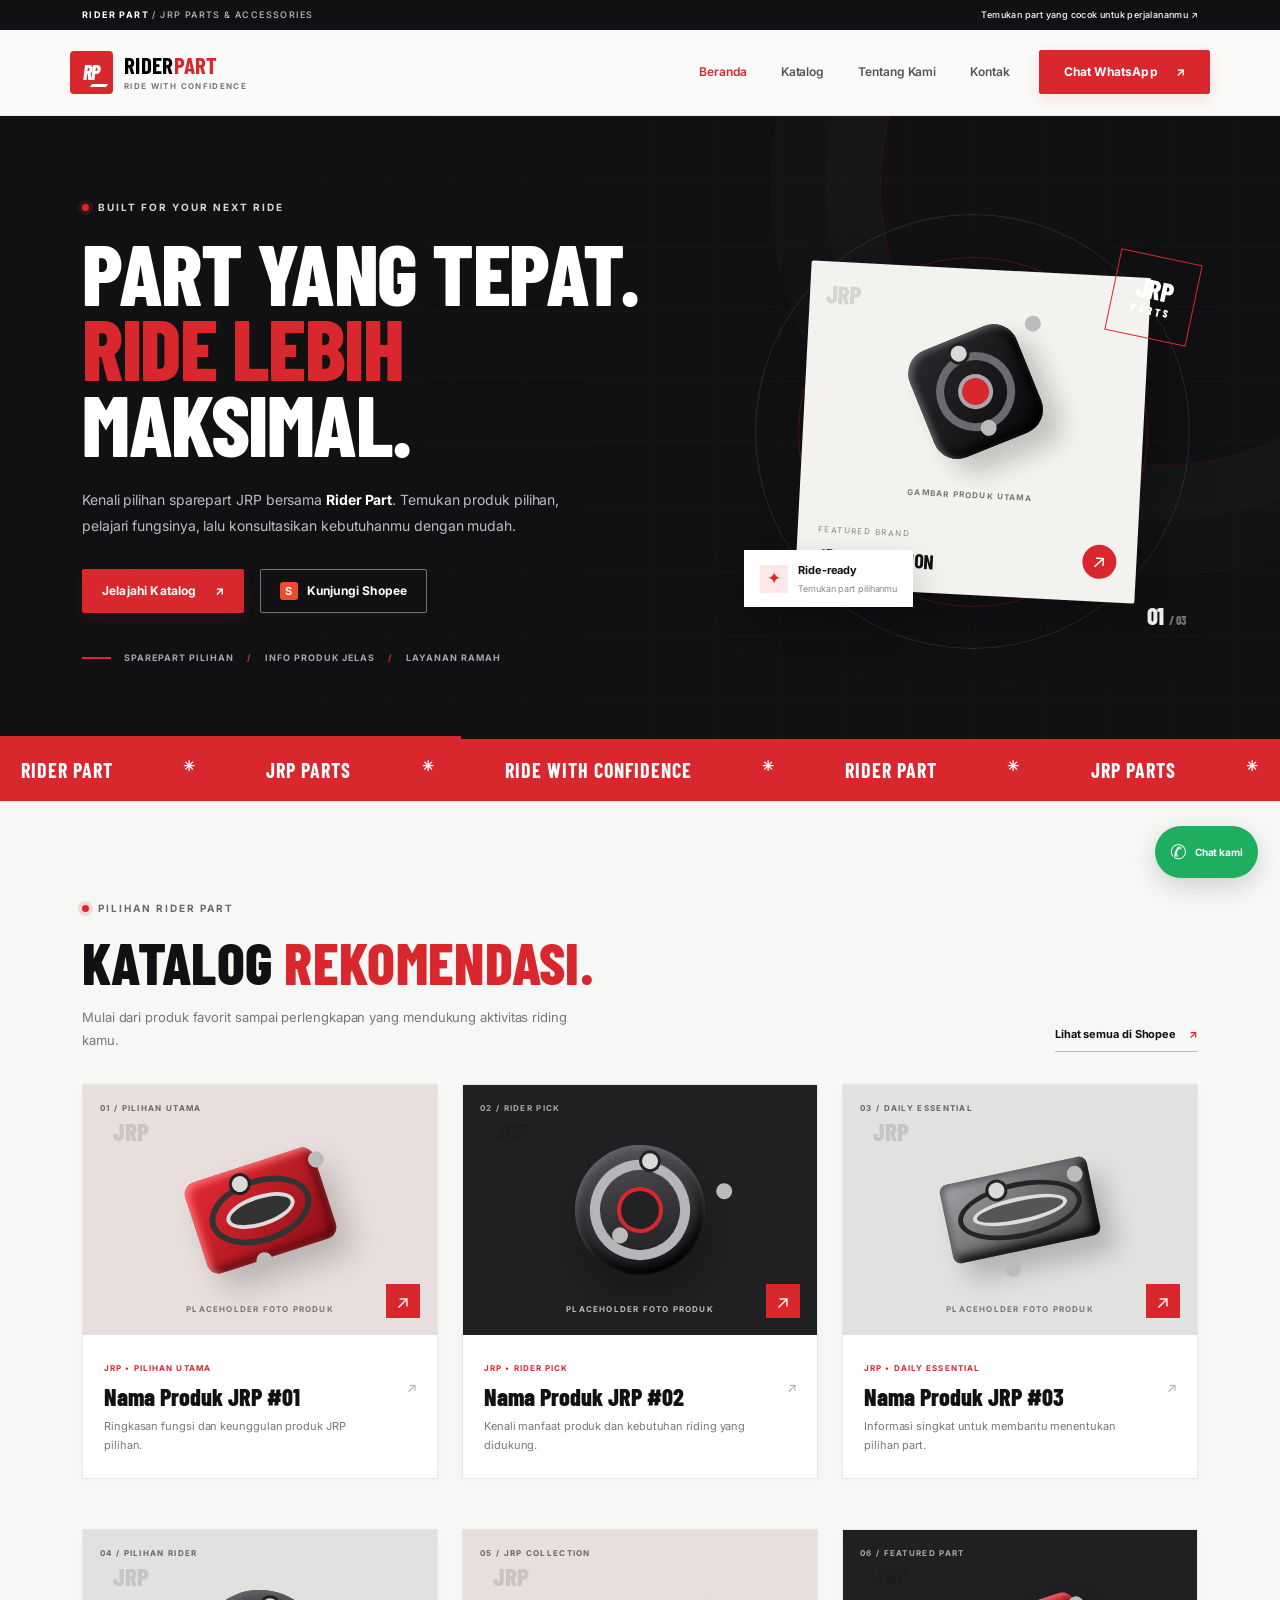
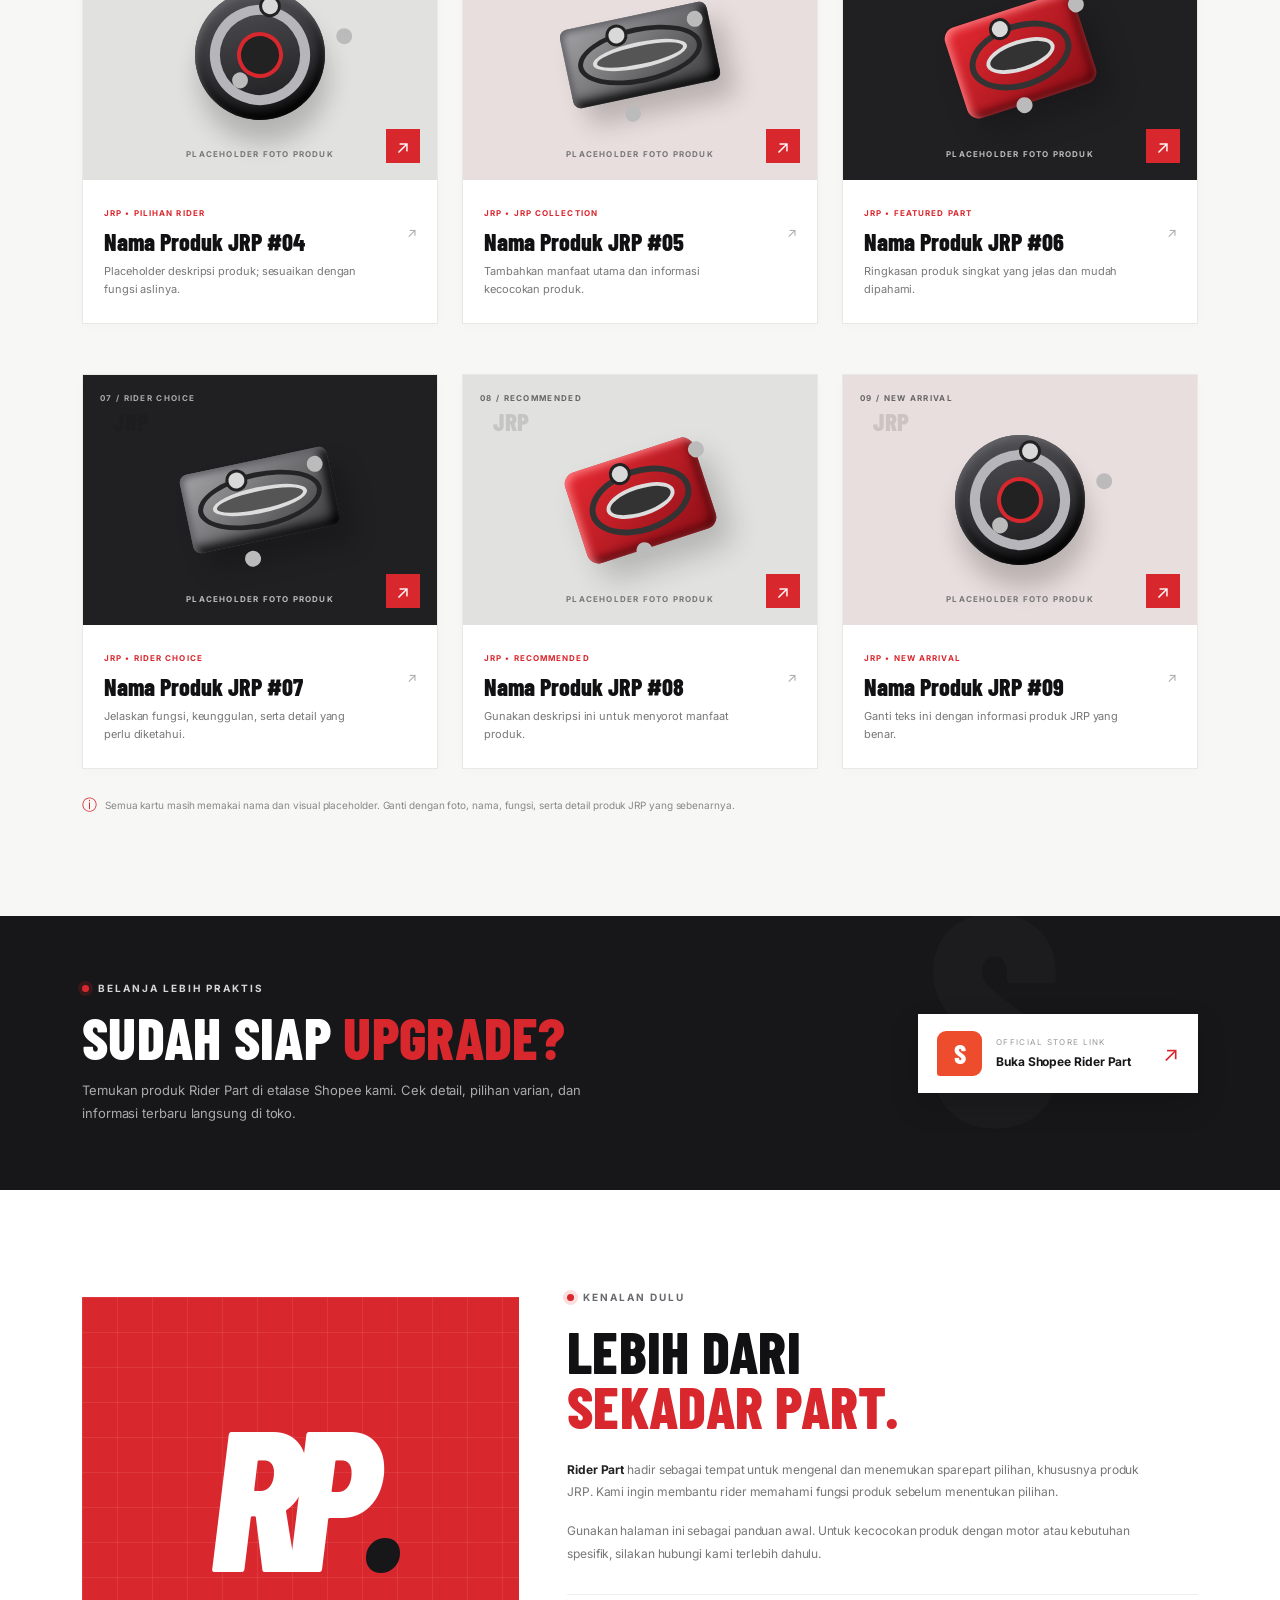
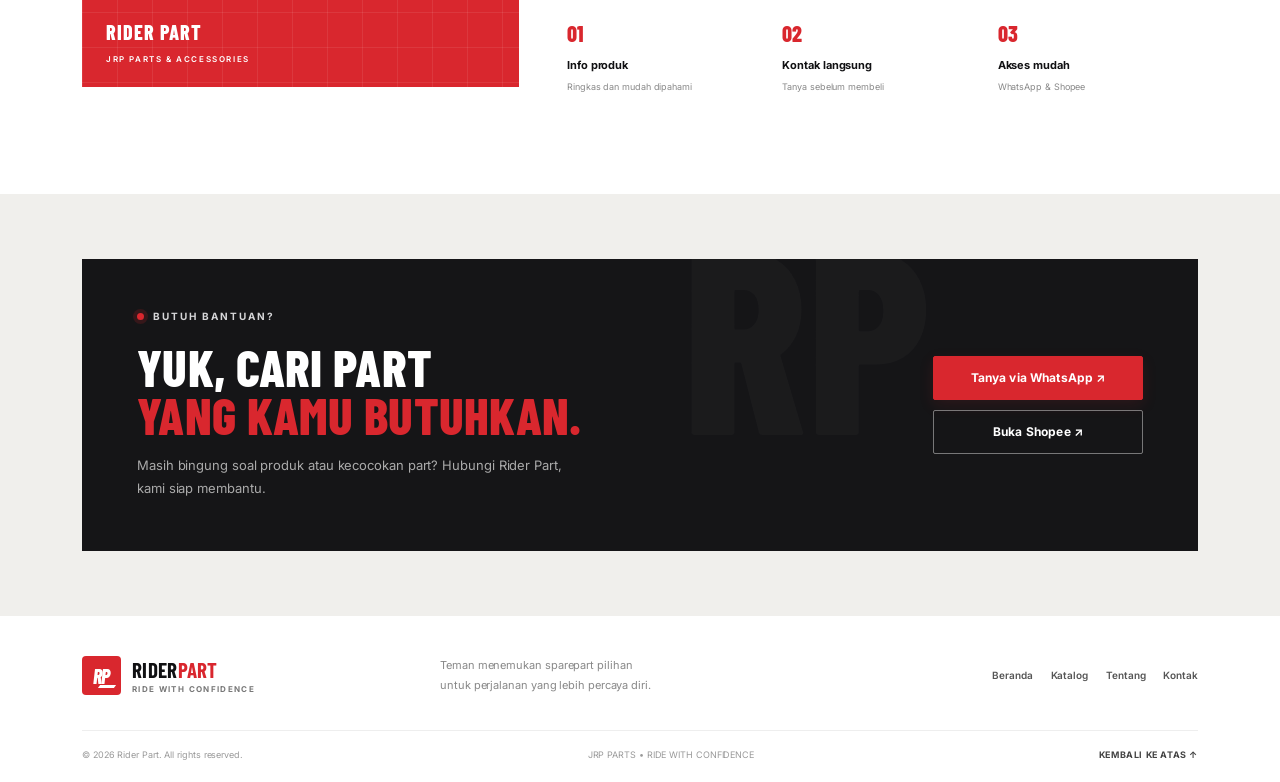
<file: index.html>
<!doctype html>
<html lang="id">
<head>
  <meta charset="utf-8">
  <meta name="viewport" content="width=device-width, initial-scale=1">
  <meta name="description" content="Rider Part — rekomendasi sparepart JRP untuk kebutuhan riding harian. Cek katalog dan hubungi kami via WhatsApp atau Shopee.">
  <title>Rider Part — JRP Parts for Every Ride</title>
  <link rel="preconnect" href="https://fonts.googleapis.com">
  <link rel="preconnect" href="https://fonts.gstatic.com" crossorigin>
  <link href="https://fonts.googleapis.com/css2?family=Barlow+Condensed:wght@500;600;700;800&family=Inter:wght@400;500;600;700&display=swap" rel="stylesheet">
  <link href="https://cdn.jsdelivr.net/npm/bootstrap@5.3.3/dist/css/bootstrap.min.css" rel="stylesheet">
  <link rel="stylesheet" href="style.css">
</head>
<body>
  <div class="topline"><div class="container d-flex justify-content-between gap-3"><span>RIDER PART <span class="topline-muted">/ JRP PARTS & ACCESSORIES</span></span><span class="topline-right">Temukan part yang cocok untuk perjalananmu ↗</span></div></div>
  <header class="site-header sticky-top">
    <nav class="navbar navbar-expand-lg container py-3">
      <a class="navbar-brand brand-lockup" href="#home" aria-label="Rider Part beranda">
        <span class="brand-mark"><span>RP</span><i></i></span>
        <span class="brand-copy"><strong>RIDER<span>PART</span></strong><small>RIDE WITH CONFIDENCE</small></span>
      </a>
      <button class="navbar-toggler" type="button" data-bs-toggle="collapse" data-bs-target="#mainNav" aria-controls="mainNav" aria-expanded="false" aria-label="Buka navigasi"><span class="navbar-toggler-icon"></span></button>
      <div class="collapse navbar-collapse" id="mainNav">
        <ul class="navbar-nav ms-auto align-items-lg-center gap-lg-2">
          <li class="nav-item"><a class="nav-link active" href="#home">Beranda</a></li>
          <li class="nav-item"><a class="nav-link" href="#katalog">Katalog</a></li>
          <li class="nav-item"><a class="nav-link" href="#tentang">Tentang Kami</a></li>
          <li class="nav-item"><a class="nav-link" href="#kontak">Kontak</a></li>
          <li class="nav-item ms-lg-2"><a class="btn btn-red btn-sm px-4" href="https://wa.me/62895412899255" target="_blank" rel="noopener">Chat WhatsApp <span>↗</span></a></li>
        </ul>
      </div>
    </nav>
  </header>

  <main>
    <section class="hero-section" id="home">
      <div class="hero-grid"></div>
      <div class="container position-relative">
        <div class="row align-items-center gy-5">
          <div class="col-lg-7 hero-copy">
            <div class="eyebrow"><span class="eyebrow-dot"></span> BUILT FOR YOUR NEXT RIDE</div>
            <h1>PART YANG TEPAT.<br><span>RIDE LEBIH</span><br>MAKSIMAL.</h1>
            <p class="hero-lead">Kenali pilihan sparepart JRP bersama <strong>Rider Part</strong>. Temukan produk pilihan, pelajari fungsinya, lalu konsultasikan kebutuhanmu dengan mudah.</p>
            <div class="d-flex flex-wrap gap-3 hero-actions">
              <a class="btn btn-red btn-lg" href="#katalog">Jelajahi Katalog <span>↗</span></a>
              <a class="btn btn-outline-light btn-lg" href="https://shopee.co.id/riderparts_" target="_blank" rel="noopener"><span class="shopee-mini">S</span> Kunjungi Shopee</a>
            </div>
            <div class="hero-proof"><div class="proof-line"></div><span>SPAREPART PILIHAN</span><span class="proof-sep">/</span><span>INFO PRODUK JELAS</span><span class="proof-sep">/</span><span>LAYANAN RAMAH</span></div>
          </div>
          <div class="col-lg-5">
            <div class="hero-visual">
              <div class="hero-orbit orbit-one"></div><div class="hero-orbit orbit-two"></div>
              <div class="hero-stamp">JRP<br><small>PARTS</small></div>
              <div class="hero-product-card">
                <div class="product-placeholder hero-placeholder"><span class="placeholder-label">JRP</span><div class="part-shape"><span></span></div><small>GAMBAR PRODUK UTAMA</small></div>
                <div class="hero-card-bottom"><div><small>FEATURED BRAND</small><strong>JRP COLLECTION</strong></div><span class="arrow-round">↗</span></div>
              </div>
              <div class="floating-tag"><span class="tag-icon">✦</span><div><strong>Ride-ready</strong><small>Temukan part pilihanmu</small></div></div>
              <div class="hero-number">01 <span>/ 03</span></div>
            </div>
          </div>
        </div>
      </div>
      <div class="hero-bottom-line"></div>
    </section>

    <section class="ticker" aria-label="Keunggulan Rider Part"><div class="ticker-track"><span>RIDER PART</span><b>✳</b><span>JRP PARTS</span><b>✳</b><span>RIDE WITH CONFIDENCE</span><b>✳</b><span>RIDER PART</span><b>✳</b><span>JRP PARTS</span><b>✳</b></div></section>

    <section class="section-pad catalog-section" id="katalog">
      <div class="container">
        <div class="section-heading d-flex flex-column flex-md-row justify-content-between align-items-md-end gap-3">
          <div><div class="eyebrow dark-eyebrow"><span class="eyebrow-dot"></span> PILIHAN RIDER PART</div><h2>KATALOG <span>REKOMENDASI.</span></h2><p class="section-subtitle">Mulai dari produk favorit sampai perlengkapan yang mendukung aktivitas riding kamu.</p></div>
          <a class="text-link" href="https://shopee.co.id/riderparts_" target="_blank" rel="noopener">Lihat semua di Shopee <span>↗</span></a>
        </div>
        <div class="row g-4 mt-2 catalog-grid">
          <div class="col-sm-6 col-lg-4">
            <a class="product-card" href="produk-1.html">
              <div class="product-image image-red">
                <span class="product-index">01 / PILIHAN UTAMA</span>
                <div class="product-placeholder"><span class="placeholder-label">JRP</span><div class="part-shape shape-a"><span></span></div><small>PLACEHOLDER FOTO PRODUK</small></div>
                <span class="card-arrow">↗</span>
              </div>
              <div class="product-info"><div><span class="product-category">JRP • PILIHAN UTAMA</span><h3>Nama Produk JRP #01</h3></div><span class="product-go">↗</span><p>Ringkasan fungsi dan keunggulan produk JRP pilihan.</p></div>
            </a>
          </div>
          <div class="col-sm-6 col-lg-4">
            <a class="product-card" href="produk-2.html">
              <div class="product-image image-dark">
                <span class="product-index">02 / RIDER PICK</span>
                <div class="product-placeholder"><span class="placeholder-label">JRP</span><div class="part-shape shape-b"><span></span></div><small>PLACEHOLDER FOTO PRODUK</small></div>
                <span class="card-arrow">↗</span>
              </div>
              <div class="product-info"><div><span class="product-category">JRP • RIDER PICK</span><h3>Nama Produk JRP #02</h3></div><span class="product-go">↗</span><p>Kenali manfaat produk dan kebutuhan riding yang didukung.</p></div>
            </a>
          </div>
          <div class="col-sm-6 col-lg-4">
            <a class="product-card" href="produk-3.html">
              <div class="product-image image-light">
                <span class="product-index">03 / DAILY ESSENTIAL</span>
                <div class="product-placeholder"><span class="placeholder-label">JRP</span><div class="part-shape shape-c"><span></span></div><small>PLACEHOLDER FOTO PRODUK</small></div>
                <span class="card-arrow">↗</span>
              </div>
              <div class="product-info"><div><span class="product-category">JRP • DAILY ESSENTIAL</span><h3>Nama Produk JRP #03</h3></div><span class="product-go">↗</span><p>Informasi singkat untuk membantu menentukan pilihan part.</p></div>
            </a>
          </div>
          <div class="col-sm-6 col-lg-4">
            <a class="product-card" href="produk-4.html">
              <div class="product-image image-light">
                <span class="product-index">04 / PILIHAN RIDER</span>
                <div class="product-placeholder"><span class="placeholder-label">JRP</span><div class="part-shape shape-b"><span></span></div><small>PLACEHOLDER FOTO PRODUK</small></div>
                <span class="card-arrow">↗</span>
              </div>
              <div class="product-info"><div><span class="product-category">JRP • PILIHAN RIDER</span><h3>Nama Produk JRP #04</h3></div><span class="product-go">↗</span><p>Placeholder deskripsi produk; sesuaikan dengan fungsi aslinya.</p></div>
            </a>
          </div>
          <div class="col-sm-6 col-lg-4">
            <a class="product-card" href="produk-5.html">
              <div class="product-image image-red">
                <span class="product-index">05 / JRP COLLECTION</span>
                <div class="product-placeholder"><span class="placeholder-label">JRP</span><div class="part-shape shape-c"><span></span></div><small>PLACEHOLDER FOTO PRODUK</small></div>
                <span class="card-arrow">↗</span>
              </div>
              <div class="product-info"><div><span class="product-category">JRP • JRP COLLECTION</span><h3>Nama Produk JRP #05</h3></div><span class="product-go">↗</span><p>Tambahkan manfaat utama dan informasi kecocokan produk.</p></div>
            </a>
          </div>
          <div class="col-sm-6 col-lg-4">
            <a class="product-card" href="produk-6.html">
              <div class="product-image image-dark">
                <span class="product-index">06 / FEATURED PART</span>
                <div class="product-placeholder"><span class="placeholder-label">JRP</span><div class="part-shape shape-a"><span></span></div><small>PLACEHOLDER FOTO PRODUK</small></div>
                <span class="card-arrow">↗</span>
              </div>
              <div class="product-info"><div><span class="product-category">JRP • FEATURED PART</span><h3>Nama Produk JRP #06</h3></div><span class="product-go">↗</span><p>Ringkasan produk singkat yang jelas dan mudah dipahami.</p></div>
            </a>
          </div>
          <div class="col-sm-6 col-lg-4">
            <a class="product-card" href="produk-7.html">
              <div class="product-image image-dark">
                <span class="product-index">07 / RIDER CHOICE</span>
                <div class="product-placeholder"><span class="placeholder-label">JRP</span><div class="part-shape shape-c"><span></span></div><small>PLACEHOLDER FOTO PRODUK</small></div>
                <span class="card-arrow">↗</span>
              </div>
              <div class="product-info"><div><span class="product-category">JRP • RIDER CHOICE</span><h3>Nama Produk JRP #07</h3></div><span class="product-go">↗</span><p>Jelaskan fungsi, keunggulan, serta detail yang perlu diketahui.</p></div>
            </a>
          </div>
          <div class="col-sm-6 col-lg-4">
            <a class="product-card" href="produk-8.html">
              <div class="product-image image-light">
                <span class="product-index">08 / RECOMMENDED</span>
                <div class="product-placeholder"><span class="placeholder-label">JRP</span><div class="part-shape shape-a"><span></span></div><small>PLACEHOLDER FOTO PRODUK</small></div>
                <span class="card-arrow">↗</span>
              </div>
              <div class="product-info"><div><span class="product-category">JRP • RECOMMENDED</span><h3>Nama Produk JRP #08</h3></div><span class="product-go">↗</span><p>Gunakan deskripsi ini untuk menyorot manfaat produk.</p></div>
            </a>
          </div>
          <div class="col-sm-6 col-lg-4">
            <a class="product-card" href="produk-9.html">
              <div class="product-image image-red">
                <span class="product-index">09 / NEW ARRIVAL</span>
                <div class="product-placeholder"><span class="placeholder-label">JRP</span><div class="part-shape shape-b"><span></span></div><small>PLACEHOLDER FOTO PRODUK</small></div>
                <span class="card-arrow">↗</span>
              </div>
              <div class="product-info"><div><span class="product-category">JRP • NEW ARRIVAL</span><h3>Nama Produk JRP #09</h3></div><span class="product-go">↗</span><p>Ganti teks ini dengan informasi produk JRP yang benar.</p></div>
            </a>
          </div>
        </div>
        <div class="catalog-note"><span>ⓘ</span> Semua kartu masih memakai nama dan visual placeholder. Ganti dengan foto, nama, fungsi, serta detail produk JRP yang sebenarnya.</div>
      </div>
    </section>

    <section class="shopee-band" id="shopee">
      <div class="container">
        <div class="row align-items-center gy-4">
          <div class="col-lg-8"><div class="eyebrow"><span class="eyebrow-dot"></span> BELANJA LEBIH PRAKTIS</div><h2>SUDAH SIAP <span>UPGRADE?</span></h2><p>Temukan produk Rider Part di etalase Shopee kami. Cek detail, pilihan varian, dan informasi terbaru langsung di toko.</p></div>
          <div class="col-lg-4 d-flex justify-content-lg-end"><a class="shopee-cta" href="https://shopee.co.id/riderparts_" target="_blank" rel="noopener"><span class="shopee-logo">S</span><span><small>OFFICIAL STORE LINK</small><strong>Buka Shopee Rider Part</strong></span><span class="shopee-arrow">↗</span></a></div>
        </div>
      </div>
    </section>

    <section class="section-pad about-section" id="tentang">
      <div class="container">
        <div class="row g-5 align-items-center">
          <div class="col-lg-5"><div class="about-visual"><div class="about-big-type">RP<span>.</span></div><div class="about-label">RIDER PART<br><span>JRP PARTS & ACCESSORIES</span></div><div class="about-grid"></div></div></div>
          <div class="col-lg-7 about-copy"><div class="eyebrow dark-eyebrow"><span class="eyebrow-dot"></span> KENALAN DULU</div><h2>LEBIH DARI<br><span>SEKADAR PART.</span></h2><p><strong>Rider Part</strong> hadir sebagai tempat untuk mengenal dan menemukan sparepart pilihan, khususnya produk JRP. Kami ingin membantu rider memahami fungsi produk sebelum menentukan pilihan.</p><p>Gunakan halaman ini sebagai panduan awal. Untuk kecocokan produk dengan motor atau kebutuhan spesifik, silakan hubungi kami terlebih dahulu.</p><div class="about-values"><div><span>01</span><strong>Info produk</strong><small>Ringkas dan mudah dipahami</small></div><div><span>02</span><strong>Kontak langsung</strong><small>Tanya sebelum membeli</small></div><div><span>03</span><strong>Akses mudah</strong><small>WhatsApp & Shopee</small></div></div></div>
        </div>
      </div>
    </section>

    <section class="contact-section" id="kontak"><div class="container"><div class="contact-panel"><div><div class="eyebrow"><span class="eyebrow-dot"></span> BUTUH BANTUAN?</div><h2>YUK, CARI PART<br><span>YANG KAMU BUTUHKAN.</span></h2><p>Masih bingung soal produk atau kecocokan part? Hubungi Rider Part, kami siap membantu.</p></div><div class="contact-actions"><a class="btn btn-red btn-lg" href="https://wa.me/62895412899255" target="_blank" rel="noopener">Tanya via WhatsApp ↗</a><a class="btn btn-outline-light btn-lg" href="https://shopee.co.id/riderparts_" target="_blank" rel="noopener">Buka Shopee ↗</a></div><div class="contact-watermark">RP</div></div></div></section>
  </main>

  <footer class="site-footer"><div class="container"><div class="footer-main"><a class="brand-lockup footer-brand" href="#home"><span class="brand-mark"><span>RP</span><i></i></span><span class="brand-copy"><strong>RIDER<span>PART</span></strong><small>RIDE WITH CONFIDENCE</small></span></a><p>Teman menemukan sparepart pilihan<br>untuk perjalanan yang lebih percaya diri.</p><div class="footer-links"><a href="#home">Beranda</a><a href="#katalog">Katalog</a><a href="#tentang">Tentang</a><a href="#kontak">Kontak</a></div></div><div class="footer-bottom"><span>© <span id="year"></span> Rider Part. All rights reserved.</span><span>JRP PARTS • RIDE WITH CONFIDENCE</span><a href="#home">KEMBALI KE ATAS ↑</a></div></div></footer>
  <a class="wa-float" href="https://wa.me/62895412899255" target="_blank" rel="noopener" aria-label="Hubungi Rider Part lewat WhatsApp"><span>✆</span><small>Chat kami</small></a>
  <script src="https://cdn.jsdelivr.net/npm/bootstrap@5.3.3/dist/js/bootstrap.bundle.min.js"></script>
  <script src="script.js"></script>
</body>
</html>
</file>
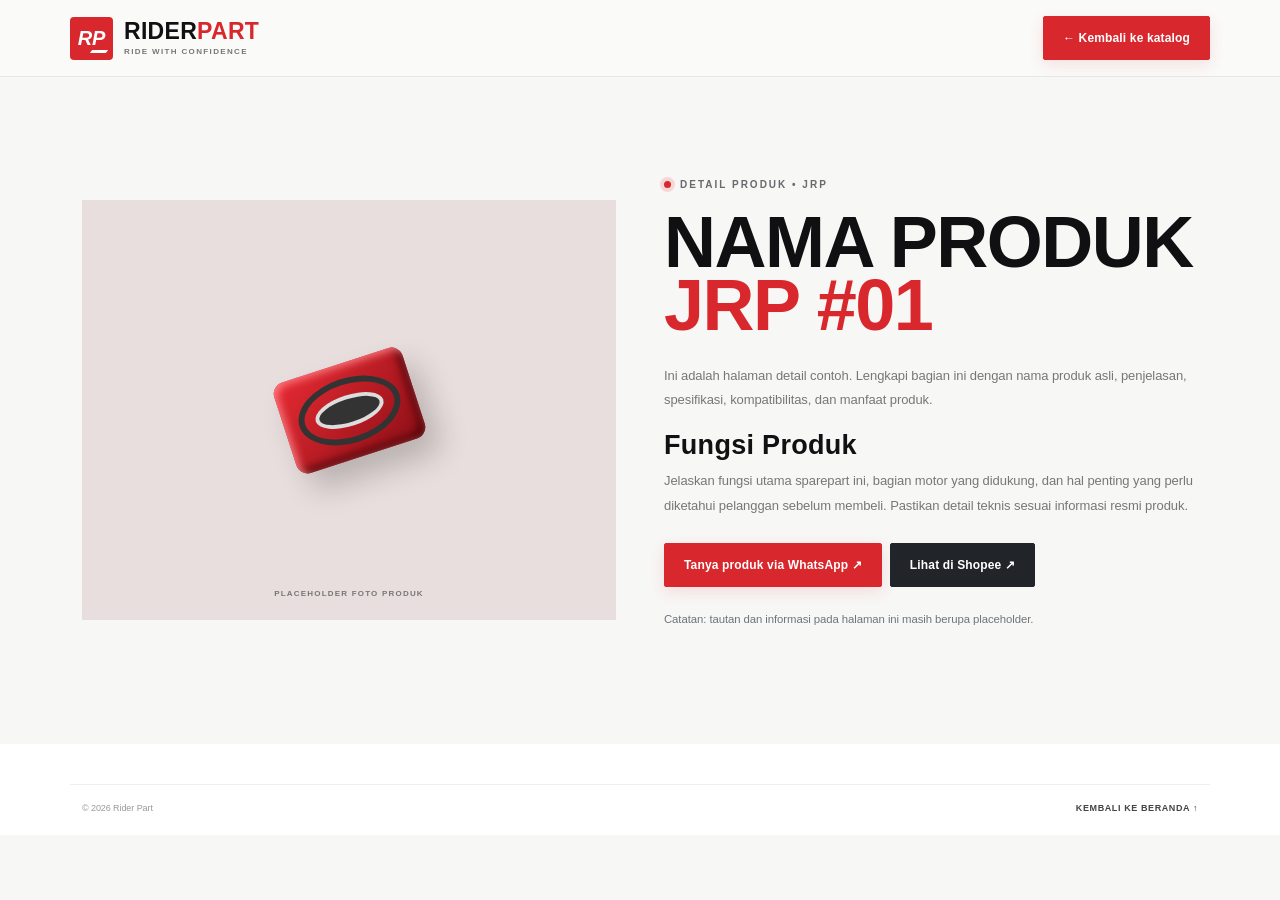
<file: produk-1.html>
<!doctype html>
<html lang="id"><head><meta charset="utf-8"><meta name="viewport" content="width=device-width, initial-scale=1"><title>Nama Produk JRP #01 — Rider Part</title><link href="https://cdn.jsdelivr.net/npm/bootstrap@5.3.3/dist/css/bootstrap.min.css" rel="stylesheet"><link rel="stylesheet" href="style.css"></head><body><header class="site-header"><nav class="navbar container py-3"><a class="brand-lockup" href="index.html"><span class="brand-mark"><span>RP</span><i></i></span><span class="brand-copy"><strong>RIDER<span>PART</span></strong><small>RIDE WITH CONFIDENCE</small></span></a><a class="btn btn-red" href="index.html#katalog">← Kembali ke katalog</a></nav></header><main class="section-pad"><div class="container"><div class="row g-5 align-items-center"><div class="col-lg-6"><div class="product-image image-red" style="height:420px"><div class="product-placeholder"><div class="part-shape shape-a"></div><small>PLACEHOLDER FOTO PRODUK</small></div></div></div><div class="col-lg-6"><div class="eyebrow dark-eyebrow"><span class="eyebrow-dot"></span> DETAIL PRODUK • JRP</div><h1 style="color:#101012;font-size:clamp(48px,6vw,72px)">NAMA PRODUK <span>JRP #01</span></h1><p style="color:#777;line-height:1.9">Ini adalah halaman detail contoh. Lengkapi bagian ini dengan nama produk asli, penjelasan, spesifikasi, kompatibilitas, dan manfaat produk.</p><h3 style="font-size:27px">Fungsi Produk</h3><p style="color:#777;line-height:1.9">Jelaskan fungsi utama sparepart ini, bagian motor yang didukung, dan hal penting yang perlu diketahui pelanggan sebelum membeli. Pastikan detail teknis sesuai informasi resmi produk.</p><div class="d-flex flex-wrap gap-2 mt-4"><a class="btn btn-red" href="https://wa.me/62895412899255" target="_blank" rel="noopener">Tanya produk via WhatsApp ↗</a><a class="btn btn-dark" href="https://shopee.co.id/https://shopee.co.id/riderparts_" target="_blank" rel="noopener">Lihat di Shopee ↗</a></div><p class="mt-4 small text-secondary">Catatan: tautan dan informasi pada halaman ini masih berupa placeholder.</p></div></div></div></main><footer class="site-footer"><div class="container footer-bottom"><span>© <span id="year"></span> Rider Part</span><a href="index.html">KEMBALI KE BERANDA ↑</a></div></footer><script>document.getElementById("year").textContent=new Date().getFullYear();</script></body></html>
</file>
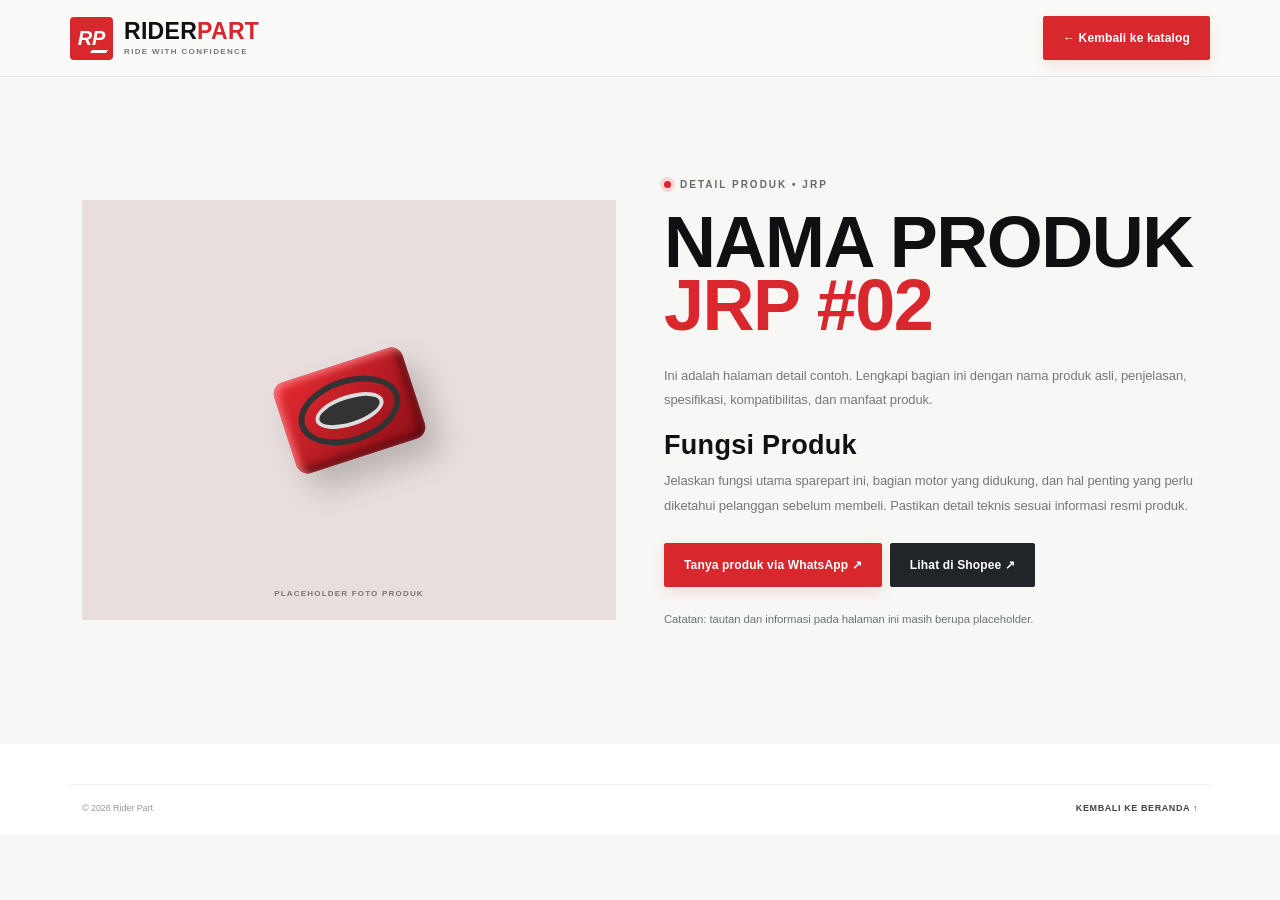
<file: produk-2.html>
<!doctype html>
<html lang="id"><head><meta charset="utf-8"><meta name="viewport" content="width=device-width, initial-scale=1"><title>Nama Produk JRP #02 — Rider Part</title><link href="https://cdn.jsdelivr.net/npm/bootstrap@5.3.3/dist/css/bootstrap.min.css" rel="stylesheet"><link rel="stylesheet" href="style.css"></head><body><header class="site-header"><nav class="navbar container py-3"><a class="brand-lockup" href="index.html"><span class="brand-mark"><span>RP</span><i></i></span><span class="brand-copy"><strong>RIDER<span>PART</span></strong><small>RIDE WITH CONFIDENCE</small></span></a><a class="btn btn-red" href="index.html#katalog">← Kembali ke katalog</a></nav></header><main class="section-pad"><div class="container"><div class="row g-5 align-items-center"><div class="col-lg-6"><div class="product-image image-red" style="height:420px"><div class="product-placeholder"><div class="part-shape shape-a"></div><small>PLACEHOLDER FOTO PRODUK</small></div></div></div><div class="col-lg-6"><div class="eyebrow dark-eyebrow"><span class="eyebrow-dot"></span> DETAIL PRODUK • JRP</div><h1 style="color:#101012;font-size:clamp(48px,6vw,72px)">NAMA PRODUK <span>JRP #02</span></h1><p style="color:#777;line-height:1.9">Ini adalah halaman detail contoh. Lengkapi bagian ini dengan nama produk asli, penjelasan, spesifikasi, kompatibilitas, dan manfaat produk.</p><h3 style="font-size:27px">Fungsi Produk</h3><p style="color:#777;line-height:1.9">Jelaskan fungsi utama sparepart ini, bagian motor yang didukung, dan hal penting yang perlu diketahui pelanggan sebelum membeli. Pastikan detail teknis sesuai informasi resmi produk.</p><div class="d-flex flex-wrap gap-2 mt-4"><a class="btn btn-red" href="https://wa.me/62895412899255" target="_blank" rel="noopener">Tanya produk via WhatsApp ↗</a><a class="btn btn-dark" href="https://shopee.co.id/URL_PRODUK_1" target="_blank" rel="noopener">Lihat di Shopee ↗</a></div><p class="mt-4 small text-secondary">Catatan: tautan dan informasi pada halaman ini masih berupa placeholder.</p></div></div></div></main><footer class="site-footer"><div class="container footer-bottom"><span>© <span id="year"></span> Rider Part</span><a href="index.html">KEMBALI KE BERANDA ↑</a></div></footer><script>document.getElementById("year").textContent=new Date().getFullYear();</script></body></html>
</file>
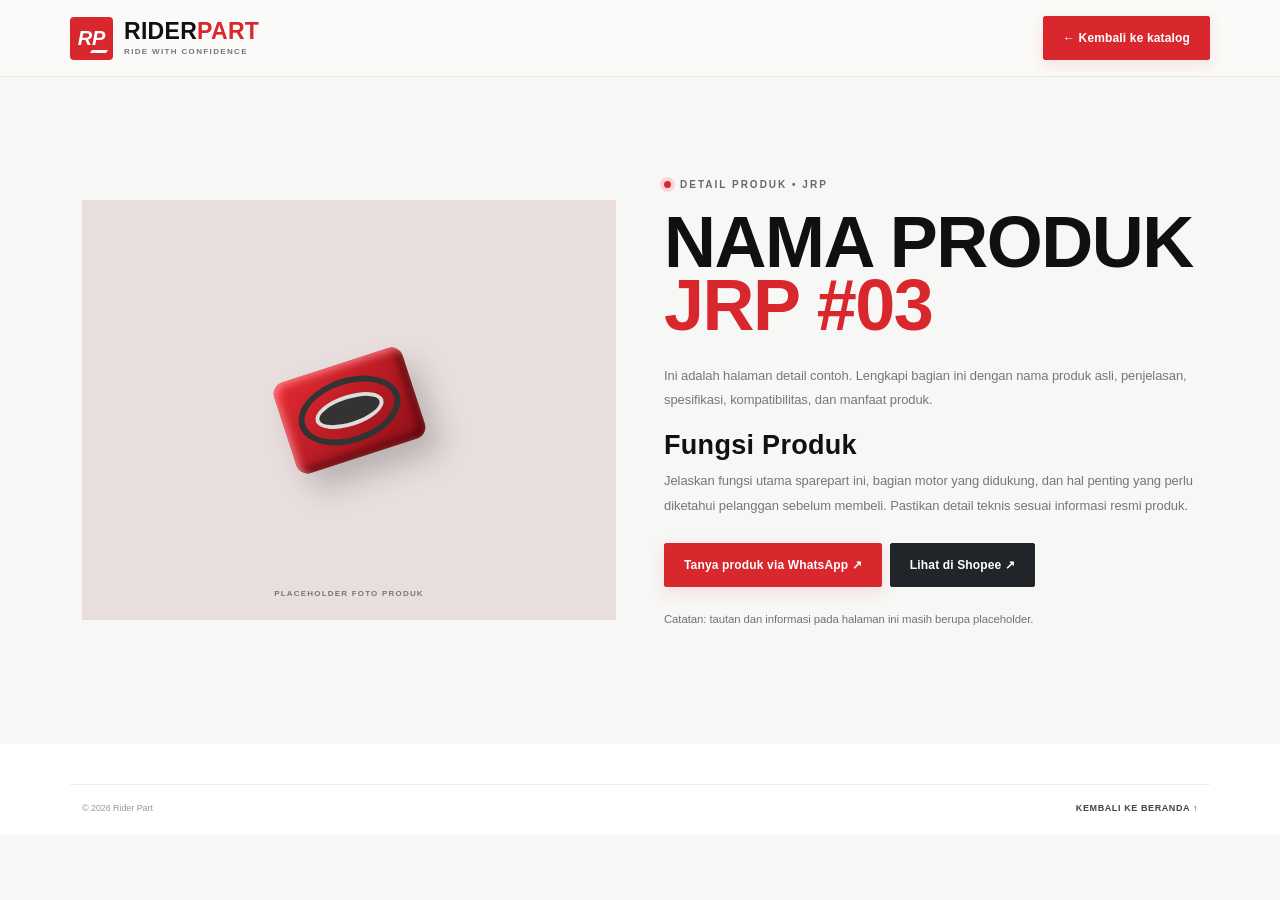
<file: produk-3.html>
<!doctype html>
<html lang="id"><head><meta charset="utf-8"><meta name="viewport" content="width=device-width, initial-scale=1"><title>Nama Produk JRP #03 — Rider Part</title><link href="https://cdn.jsdelivr.net/npm/bootstrap@5.3.3/dist/css/bootstrap.min.css" rel="stylesheet"><link rel="stylesheet" href="style.css"></head><body><header class="site-header"><nav class="navbar container py-3"><a class="brand-lockup" href="index.html"><span class="brand-mark"><span>RP</span><i></i></span><span class="brand-copy"><strong>RIDER<span>PART</span></strong><small>RIDE WITH CONFIDENCE</small></span></a><a class="btn btn-red" href="index.html#katalog">← Kembali ke katalog</a></nav></header><main class="section-pad"><div class="container"><div class="row g-5 align-items-center"><div class="col-lg-6"><div class="product-image image-red" style="height:420px"><div class="product-placeholder"><div class="part-shape shape-a"></div><small>PLACEHOLDER FOTO PRODUK</small></div></div></div><div class="col-lg-6"><div class="eyebrow dark-eyebrow"><span class="eyebrow-dot"></span> DETAIL PRODUK • JRP</div><h1 style="color:#101012;font-size:clamp(48px,6vw,72px)">NAMA PRODUK <span>JRP #03</span></h1><p style="color:#777;line-height:1.9">Ini adalah halaman detail contoh. Lengkapi bagian ini dengan nama produk asli, penjelasan, spesifikasi, kompatibilitas, dan manfaat produk.</p><h3 style="font-size:27px">Fungsi Produk</h3><p style="color:#777;line-height:1.9">Jelaskan fungsi utama sparepart ini, bagian motor yang didukung, dan hal penting yang perlu diketahui pelanggan sebelum membeli. Pastikan detail teknis sesuai informasi resmi produk.</p><div class="d-flex flex-wrap gap-2 mt-4"><a class="btn btn-red" href="https://wa.me/62895412899255" target="_blank" rel="noopener">Tanya produk via WhatsApp ↗</a><a class="btn btn-dark" href="https://shopee.co.id/URL_PRODUK_1" target="_blank" rel="noopener">Lihat di Shopee ↗</a></div><p class="mt-4 small text-secondary">Catatan: tautan dan informasi pada halaman ini masih berupa placeholder.</p></div></div></div></main><footer class="site-footer"><div class="container footer-bottom"><span>© <span id="year"></span> Rider Part</span><a href="index.html">KEMBALI KE BERANDA ↑</a></div></footer><script>document.getElementById("year").textContent=new Date().getFullYear();</script></body></html>
</file>
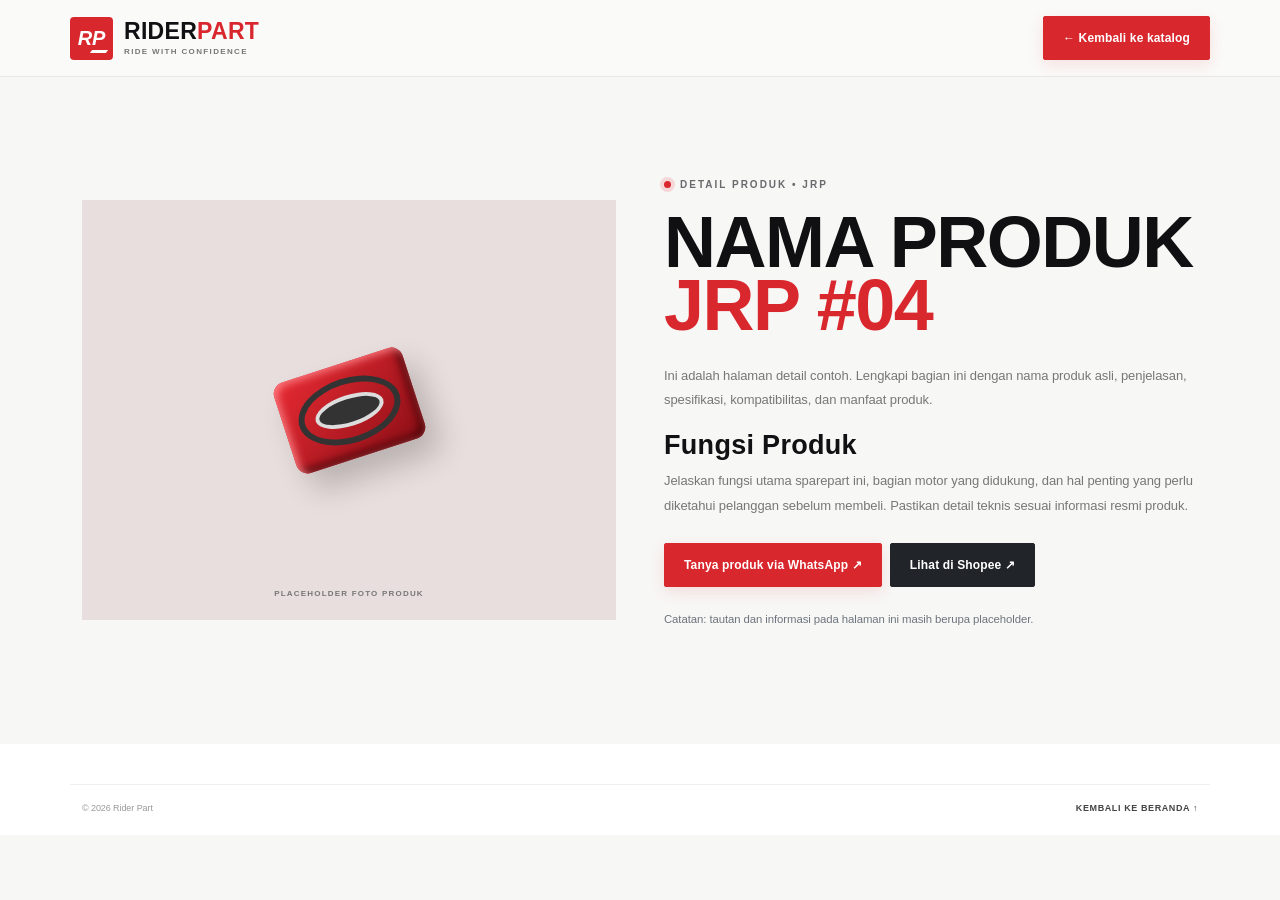
<file: produk-4.html>
<!doctype html>
<html lang="id"><head><meta charset="utf-8"><meta name="viewport" content="width=device-width, initial-scale=1"><title>Nama Produk JRP #04 — Rider Part</title><link href="https://cdn.jsdelivr.net/npm/bootstrap@5.3.3/dist/css/bootstrap.min.css" rel="stylesheet"><link rel="stylesheet" href="style.css"></head><body><header class="site-header"><nav class="navbar container py-3"><a class="brand-lockup" href="index.html"><span class="brand-mark"><span>RP</span><i></i></span><span class="brand-copy"><strong>RIDER<span>PART</span></strong><small>RIDE WITH CONFIDENCE</small></span></a><a class="btn btn-red" href="index.html#katalog">← Kembali ke katalog</a></nav></header><main class="section-pad"><div class="container"><div class="row g-5 align-items-center"><div class="col-lg-6"><div class="product-image image-red" style="height:420px"><div class="product-placeholder"><div class="part-shape shape-a"></div><small>PLACEHOLDER FOTO PRODUK</small></div></div></div><div class="col-lg-6"><div class="eyebrow dark-eyebrow"><span class="eyebrow-dot"></span> DETAIL PRODUK • JRP</div><h1 style="color:#101012;font-size:clamp(48px,6vw,72px)">NAMA PRODUK <span>JRP #04</span></h1><p style="color:#777;line-height:1.9">Ini adalah halaman detail contoh. Lengkapi bagian ini dengan nama produk asli, penjelasan, spesifikasi, kompatibilitas, dan manfaat produk.</p><h3 style="font-size:27px">Fungsi Produk</h3><p style="color:#777;line-height:1.9">Jelaskan fungsi utama sparepart ini, bagian motor yang didukung, dan hal penting yang perlu diketahui pelanggan sebelum membeli. Pastikan detail teknis sesuai informasi resmi produk.</p><div class="d-flex flex-wrap gap-2 mt-4"><a class="btn btn-red" href="https://wa.me/62895412899255" target="_blank" rel="noopener">Tanya produk via WhatsApp ↗</a><a class="btn btn-dark" href="https://shopee.co.id/URL_PRODUK_1" target="_blank" rel="noopener">Lihat di Shopee ↗</a></div><p class="mt-4 small text-secondary">Catatan: tautan dan informasi pada halaman ini masih berupa placeholder.</p></div></div></div></main><footer class="site-footer"><div class="container footer-bottom"><span>© <span id="year"></span> Rider Part</span><a href="index.html">KEMBALI KE BERANDA ↑</a></div></footer><script>document.getElementById("year").textContent=new Date().getFullYear();</script></body></html>
</file>
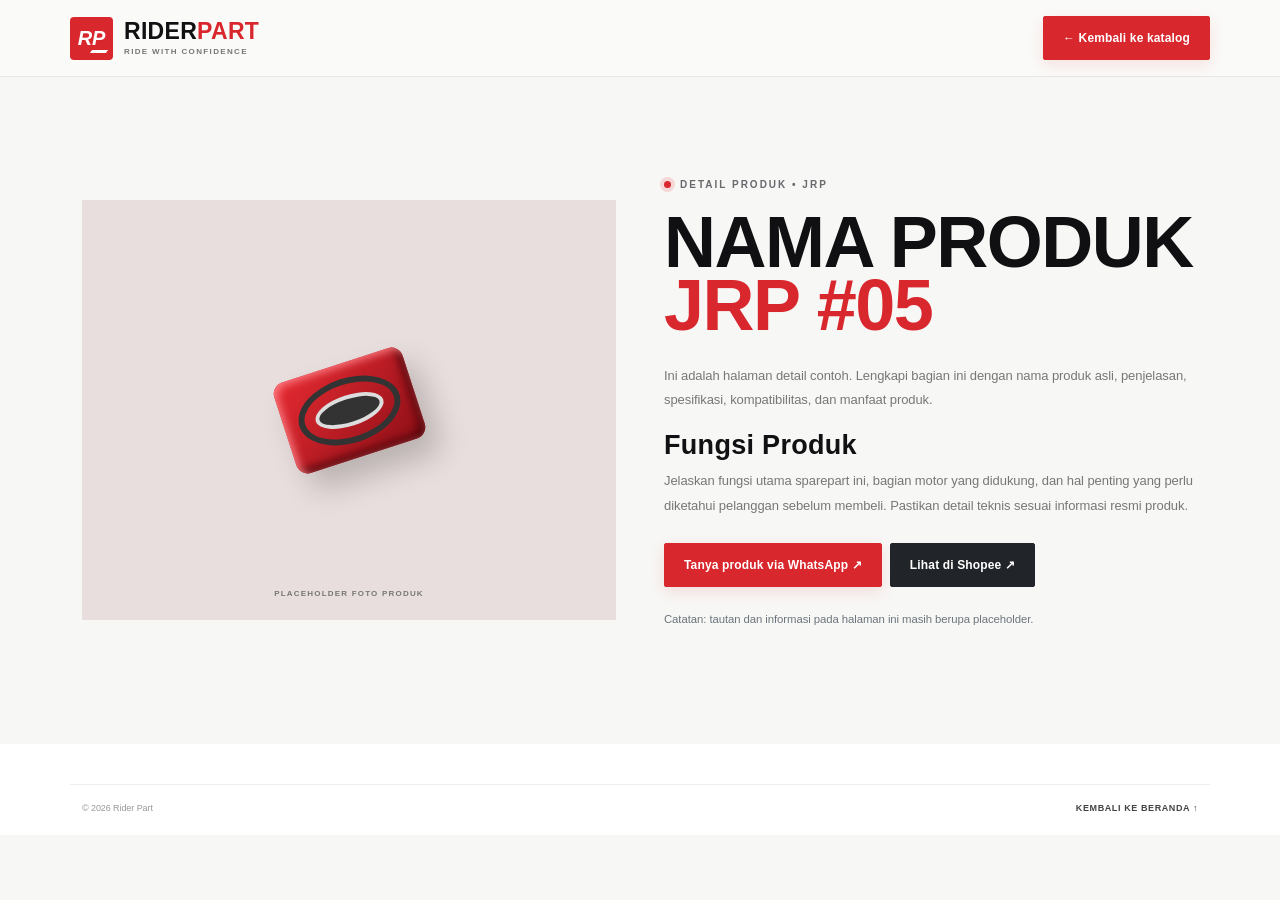
<file: produk-5.html>
<!doctype html>
<html lang="id"><head><meta charset="utf-8"><meta name="viewport" content="width=device-width, initial-scale=1"><title>Nama Produk JRP #05 — Rider Part</title><link href="https://cdn.jsdelivr.net/npm/bootstrap@5.3.3/dist/css/bootstrap.min.css" rel="stylesheet"><link rel="stylesheet" href="style.css"></head><body><header class="site-header"><nav class="navbar container py-3"><a class="brand-lockup" href="index.html"><span class="brand-mark"><span>RP</span><i></i></span><span class="brand-copy"><strong>RIDER<span>PART</span></strong><small>RIDE WITH CONFIDENCE</small></span></a><a class="btn btn-red" href="index.html#katalog">← Kembali ke katalog</a></nav></header><main class="section-pad"><div class="container"><div class="row g-5 align-items-center"><div class="col-lg-6"><div class="product-image image-red" style="height:420px"><div class="product-placeholder"><div class="part-shape shape-a"></div><small>PLACEHOLDER FOTO PRODUK</small></div></div></div><div class="col-lg-6"><div class="eyebrow dark-eyebrow"><span class="eyebrow-dot"></span> DETAIL PRODUK • JRP</div><h1 style="color:#101012;font-size:clamp(48px,6vw,72px)">NAMA PRODUK <span>JRP #05</span></h1><p style="color:#777;line-height:1.9">Ini adalah halaman detail contoh. Lengkapi bagian ini dengan nama produk asli, penjelasan, spesifikasi, kompatibilitas, dan manfaat produk.</p><h3 style="font-size:27px">Fungsi Produk</h3><p style="color:#777;line-height:1.9">Jelaskan fungsi utama sparepart ini, bagian motor yang didukung, dan hal penting yang perlu diketahui pelanggan sebelum membeli. Pastikan detail teknis sesuai informasi resmi produk.</p><div class="d-flex flex-wrap gap-2 mt-4"><a class="btn btn-red" href="https://wa.me/62895412899255" target="_blank" rel="noopener">Tanya produk via WhatsApp ↗</a><a class="btn btn-dark" href="https://shopee.co.id/URL_PRODUK_1" target="_blank" rel="noopener">Lihat di Shopee ↗</a></div><p class="mt-4 small text-secondary">Catatan: tautan dan informasi pada halaman ini masih berupa placeholder.</p></div></div></div></main><footer class="site-footer"><div class="container footer-bottom"><span>© <span id="year"></span> Rider Part</span><a href="index.html">KEMBALI KE BERANDA ↑</a></div></footer><script>document.getElementById("year").textContent=new Date().getFullYear();</script></body></html>
</file>
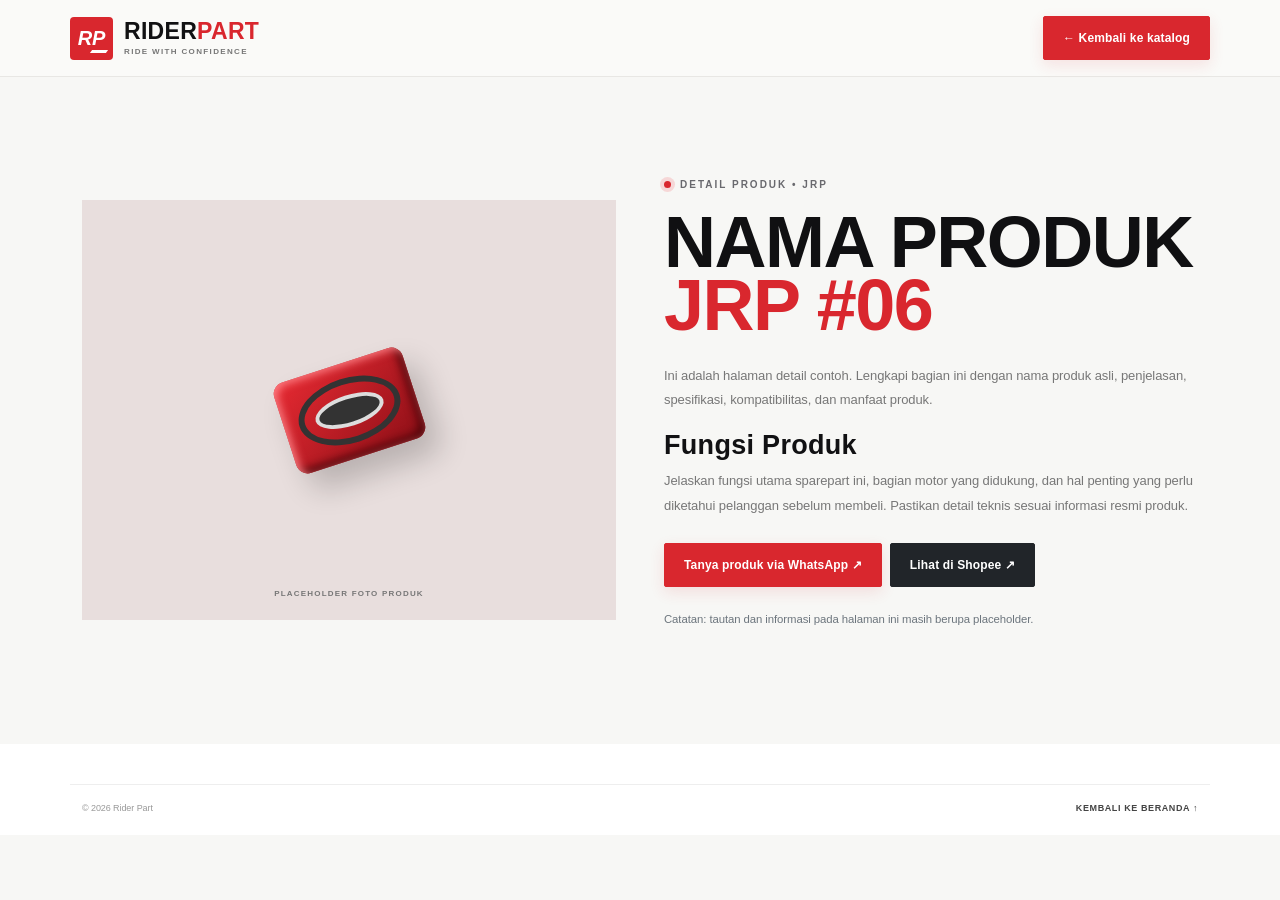
<file: produk-6.html>
<!doctype html>
<html lang="id"><head><meta charset="utf-8"><meta name="viewport" content="width=device-width, initial-scale=1"><title>Nama Produk JRP #06 — Rider Part</title><link href="https://cdn.jsdelivr.net/npm/bootstrap@5.3.3/dist/css/bootstrap.min.css" rel="stylesheet"><link rel="stylesheet" href="style.css"></head><body><header class="site-header"><nav class="navbar container py-3"><a class="brand-lockup" href="index.html"><span class="brand-mark"><span>RP</span><i></i></span><span class="brand-copy"><strong>RIDER<span>PART</span></strong><small>RIDE WITH CONFIDENCE</small></span></a><a class="btn btn-red" href="index.html#katalog">← Kembali ke katalog</a></nav></header><main class="section-pad"><div class="container"><div class="row g-5 align-items-center"><div class="col-lg-6"><div class="product-image image-red" style="height:420px"><div class="product-placeholder"><div class="part-shape shape-a"></div><small>PLACEHOLDER FOTO PRODUK</small></div></div></div><div class="col-lg-6"><div class="eyebrow dark-eyebrow"><span class="eyebrow-dot"></span> DETAIL PRODUK • JRP</div><h1 style="color:#101012;font-size:clamp(48px,6vw,72px)">NAMA PRODUK <span>JRP #06</span></h1><p style="color:#777;line-height:1.9">Ini adalah halaman detail contoh. Lengkapi bagian ini dengan nama produk asli, penjelasan, spesifikasi, kompatibilitas, dan manfaat produk.</p><h3 style="font-size:27px">Fungsi Produk</h3><p style="color:#777;line-height:1.9">Jelaskan fungsi utama sparepart ini, bagian motor yang didukung, dan hal penting yang perlu diketahui pelanggan sebelum membeli. Pastikan detail teknis sesuai informasi resmi produk.</p><div class="d-flex flex-wrap gap-2 mt-4"><a class="btn btn-red" href="https://wa.me/62895412899255" target="_blank" rel="noopener">Tanya produk via WhatsApp ↗</a><a class="btn btn-dark" href="https://shopee.co.id/URL_PRODUK_1" target="_blank" rel="noopener">Lihat di Shopee ↗</a></div><p class="mt-4 small text-secondary">Catatan: tautan dan informasi pada halaman ini masih berupa placeholder.</p></div></div></div></main><footer class="site-footer"><div class="container footer-bottom"><span>© <span id="year"></span> Rider Part</span><a href="index.html">KEMBALI KE BERANDA ↑</a></div></footer><script>document.getElementById("year").textContent=new Date().getFullYear();</script></body></html>
</file>
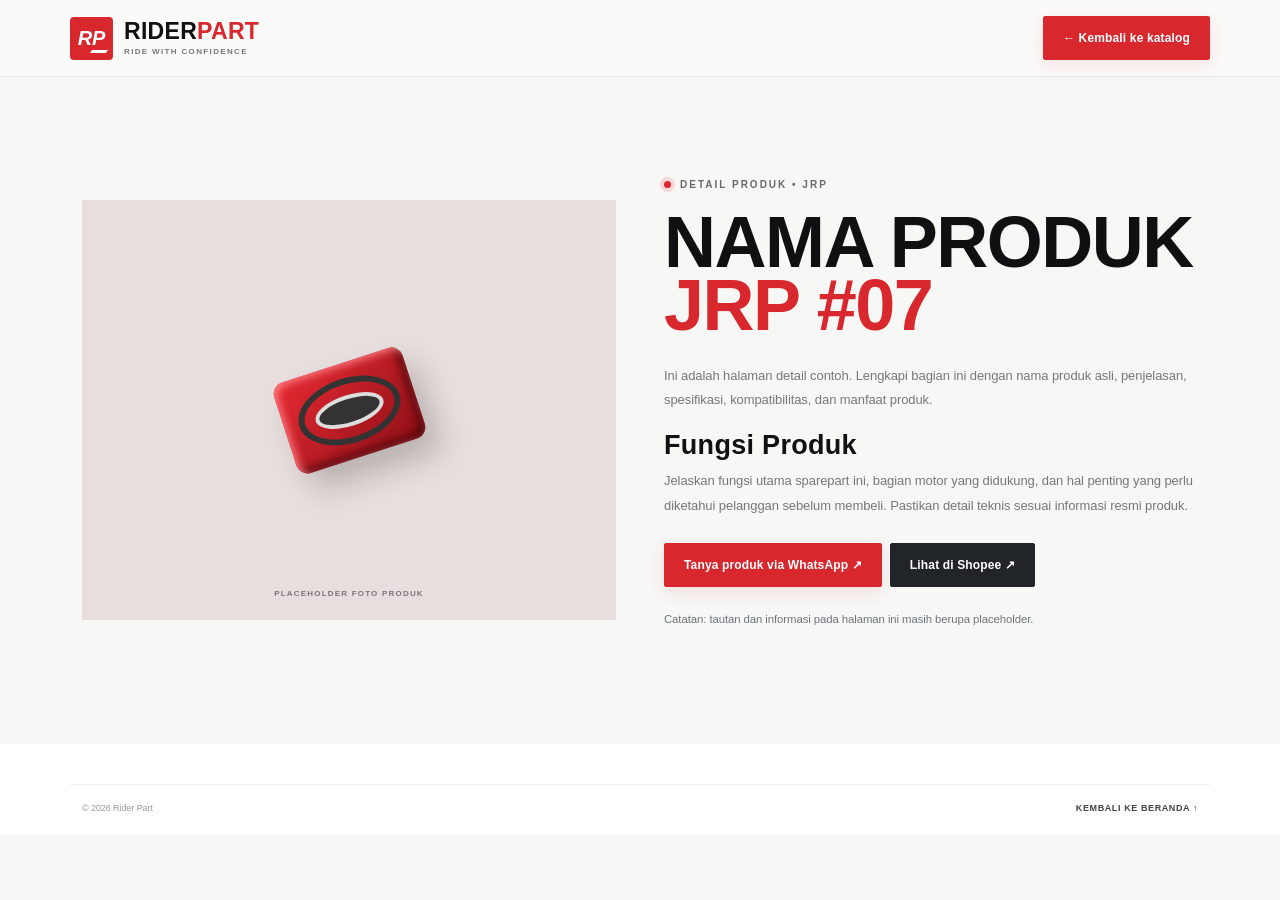
<file: produk-7.html>
<!doctype html>
<html lang="id"><head><meta charset="utf-8"><meta name="viewport" content="width=device-width, initial-scale=1"><title>Nama Produk JRP #07 — Rider Part</title><link href="https://cdn.jsdelivr.net/npm/bootstrap@5.3.3/dist/css/bootstrap.min.css" rel="stylesheet"><link rel="stylesheet" href="style.css"></head><body><header class="site-header"><nav class="navbar container py-3"><a class="brand-lockup" href="index.html"><span class="brand-mark"><span>RP</span><i></i></span><span class="brand-copy"><strong>RIDER<span>PART</span></strong><small>RIDE WITH CONFIDENCE</small></span></a><a class="btn btn-red" href="index.html#katalog">← Kembali ke katalog</a></nav></header><main class="section-pad"><div class="container"><div class="row g-5 align-items-center"><div class="col-lg-6"><div class="product-image image-red" style="height:420px"><div class="product-placeholder"><div class="part-shape shape-a"></div><small>PLACEHOLDER FOTO PRODUK</small></div></div></div><div class="col-lg-6"><div class="eyebrow dark-eyebrow"><span class="eyebrow-dot"></span> DETAIL PRODUK • JRP</div><h1 style="color:#101012;font-size:clamp(48px,6vw,72px)">NAMA PRODUK <span>JRP #07</span></h1><p style="color:#777;line-height:1.9">Ini adalah halaman detail contoh. Lengkapi bagian ini dengan nama produk asli, penjelasan, spesifikasi, kompatibilitas, dan manfaat produk.</p><h3 style="font-size:27px">Fungsi Produk</h3><p style="color:#777;line-height:1.9">Jelaskan fungsi utama sparepart ini, bagian motor yang didukung, dan hal penting yang perlu diketahui pelanggan sebelum membeli. Pastikan detail teknis sesuai informasi resmi produk.</p><div class="d-flex flex-wrap gap-2 mt-4"><a class="btn btn-red" href="https://wa.me/62895412899255" target="_blank" rel="noopener">Tanya produk via WhatsApp ↗</a><a class="btn btn-dark" href="https://shopee.co.id/URL_PRODUK_1" target="_blank" rel="noopener">Lihat di Shopee ↗</a></div><p class="mt-4 small text-secondary">Catatan: tautan dan informasi pada halaman ini masih berupa placeholder.</p></div></div></div></main><footer class="site-footer"><div class="container footer-bottom"><span>© <span id="year"></span> Rider Part</span><a href="index.html">KEMBALI KE BERANDA ↑</a></div></footer><script>document.getElementById("year").textContent=new Date().getFullYear();</script></body></html>
</file>
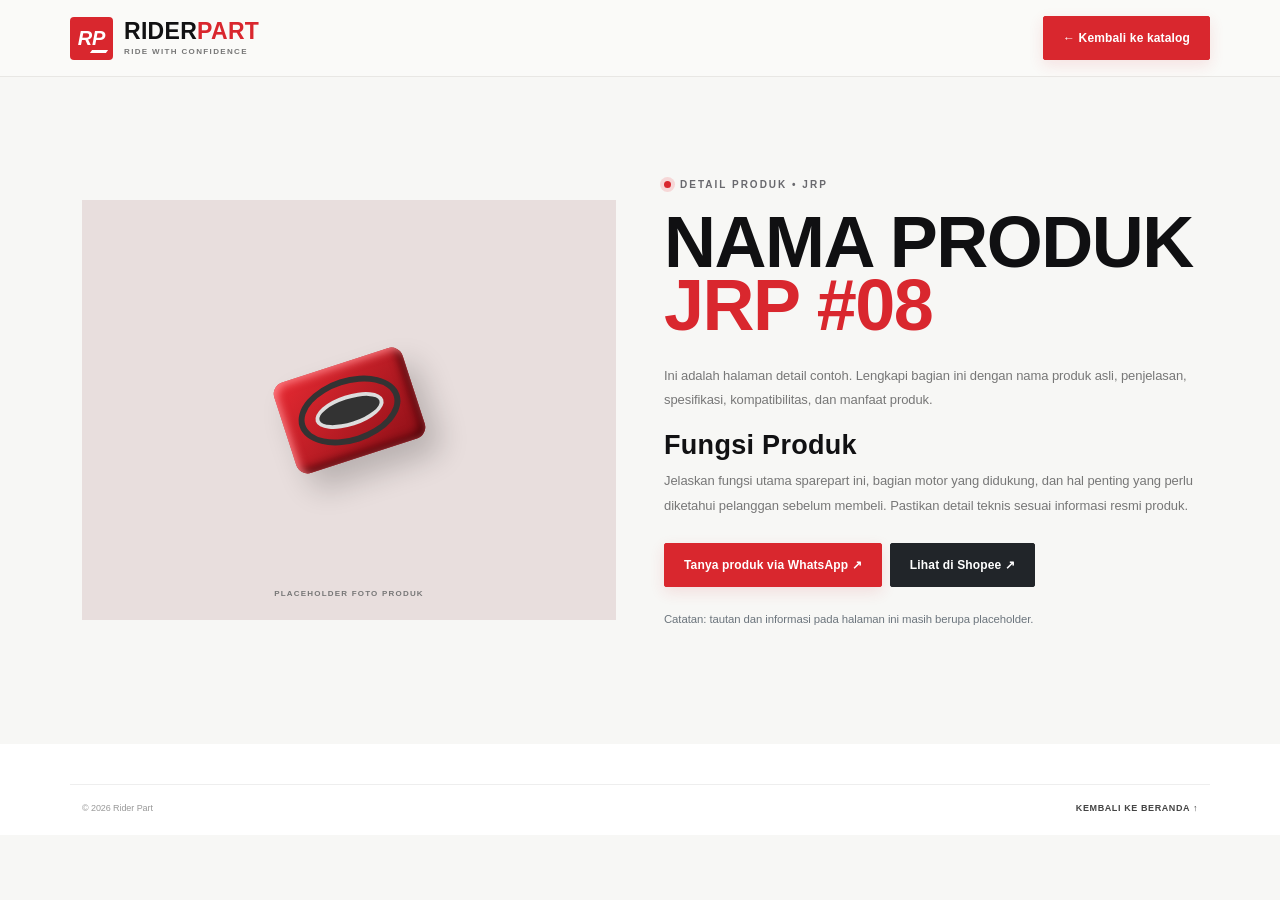
<file: produk-8.html>
<!doctype html>
<html lang="id"><head><meta charset="utf-8"><meta name="viewport" content="width=device-width, initial-scale=1"><title>Nama Produk JRP #08 — Rider Part</title><link href="https://cdn.jsdelivr.net/npm/bootstrap@5.3.3/dist/css/bootstrap.min.css" rel="stylesheet"><link rel="stylesheet" href="style.css"></head><body><header class="site-header"><nav class="navbar container py-3"><a class="brand-lockup" href="index.html"><span class="brand-mark"><span>RP</span><i></i></span><span class="brand-copy"><strong>RIDER<span>PART</span></strong><small>RIDE WITH CONFIDENCE</small></span></a><a class="btn btn-red" href="index.html#katalog">← Kembali ke katalog</a></nav></header><main class="section-pad"><div class="container"><div class="row g-5 align-items-center"><div class="col-lg-6"><div class="product-image image-red" style="height:420px"><div class="product-placeholder"><div class="part-shape shape-a"></div><small>PLACEHOLDER FOTO PRODUK</small></div></div></div><div class="col-lg-6"><div class="eyebrow dark-eyebrow"><span class="eyebrow-dot"></span> DETAIL PRODUK • JRP</div><h1 style="color:#101012;font-size:clamp(48px,6vw,72px)">NAMA PRODUK <span>JRP #08</span></h1><p style="color:#777;line-height:1.9">Ini adalah halaman detail contoh. Lengkapi bagian ini dengan nama produk asli, penjelasan, spesifikasi, kompatibilitas, dan manfaat produk.</p><h3 style="font-size:27px">Fungsi Produk</h3><p style="color:#777;line-height:1.9">Jelaskan fungsi utama sparepart ini, bagian motor yang didukung, dan hal penting yang perlu diketahui pelanggan sebelum membeli. Pastikan detail teknis sesuai informasi resmi produk.</p><div class="d-flex flex-wrap gap-2 mt-4"><a class="btn btn-red" href="https://wa.me/62895412899255" target="_blank" rel="noopener">Tanya produk via WhatsApp ↗</a><a class="btn btn-dark" href="https://shopee.co.id/URL_PRODUK_1" target="_blank" rel="noopener">Lihat di Shopee ↗</a></div><p class="mt-4 small text-secondary">Catatan: tautan dan informasi pada halaman ini masih berupa placeholder.</p></div></div></div></main><footer class="site-footer"><div class="container footer-bottom"><span>© <span id="year"></span> Rider Part</span><a href="index.html">KEMBALI KE BERANDA ↑</a></div></footer><script>document.getElementById("year").textContent=new Date().getFullYear();</script></body></html>
</file>
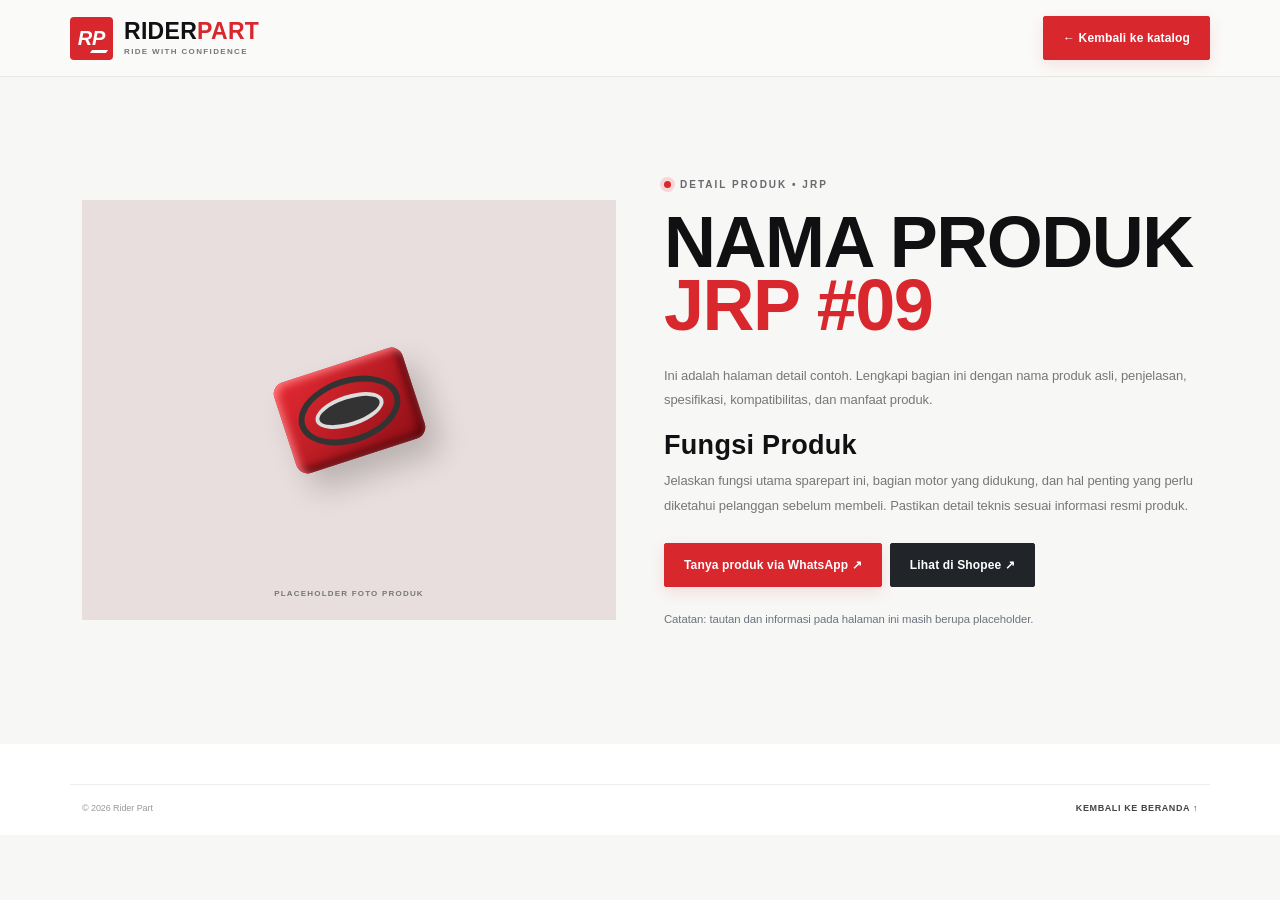
<file: produk-9.html>
<!doctype html>
<html lang="id"><head><meta charset="utf-8"><meta name="viewport" content="width=device-width, initial-scale=1"><title>Nama Produk JRP #09 — Rider Part</title><link href="https://cdn.jsdelivr.net/npm/bootstrap@5.3.3/dist/css/bootstrap.min.css" rel="stylesheet"><link rel="stylesheet" href="style.css"></head><body><header class="site-header"><nav class="navbar container py-3"><a class="brand-lockup" href="index.html"><span class="brand-mark"><span>RP</span><i></i></span><span class="brand-copy"><strong>RIDER<span>PART</span></strong><small>RIDE WITH CONFIDENCE</small></span></a><a class="btn btn-red" href="index.html#katalog">← Kembali ke katalog</a></nav></header><main class="section-pad"><div class="container"><div class="row g-5 align-items-center"><div class="col-lg-6"><div class="product-image image-red" style="height:420px"><div class="product-placeholder"><div class="part-shape shape-a"></div><small>PLACEHOLDER FOTO PRODUK</small></div></div></div><div class="col-lg-6"><div class="eyebrow dark-eyebrow"><span class="eyebrow-dot"></span> DETAIL PRODUK • JRP</div><h1 style="color:#101012;font-size:clamp(48px,6vw,72px)">NAMA PRODUK <span>JRP #09</span></h1><p style="color:#777;line-height:1.9">Ini adalah halaman detail contoh. Lengkapi bagian ini dengan nama produk asli, penjelasan, spesifikasi, kompatibilitas, dan manfaat produk.</p><h3 style="font-size:27px">Fungsi Produk</h3><p style="color:#777;line-height:1.9">Jelaskan fungsi utama sparepart ini, bagian motor yang didukung, dan hal penting yang perlu diketahui pelanggan sebelum membeli. Pastikan detail teknis sesuai informasi resmi produk.</p><div class="d-flex flex-wrap gap-2 mt-4"><a class="btn btn-red" href="https://wa.me/62895412899255" target="_blank" rel="noopener">Tanya produk via WhatsApp ↗</a><a class="btn btn-dark" href="https://shopee.co.id/URL_PRODUK_1" target="_blank" rel="noopener">Lihat di Shopee ↗</a></div><p class="mt-4 small text-secondary">Catatan: tautan dan informasi pada halaman ini masih berupa placeholder.</p></div></div></div></main><footer class="site-footer"><div class="container footer-bottom"><span>© <span id="year"></span> Rider Part</span><a href="index.html">KEMBALI KE BERANDA ↑</a></div></footer><script>document.getElementById("year").textContent=new Date().getFullYear();</script></body></html>
</file>
<file: style.css>
:root{--red:#ed252d;--red-dark:#c81720;--ink:#101012;--ink-2:#19191c;--paper:#f6f5f2;--muted:#85858b;--line:rgba(255,255,255,.14);--font-head:'Barlow Condensed',Impact,sans-serif;--font-body:'Inter',Arial,sans-serif}
*{box-sizing:border-box}html{scroll-behavior:smooth;scroll-padding-top:90px}body{margin:0;background:var(--paper);color:var(--ink);font-family:var(--font-body);font-size:14px;overflow-x:hidden}a{text-decoration:none;color:inherit}.topline{background:var(--red);color:#fff;font-size:10px;font-weight:700;letter-spacing:1.4px;padding:9px 0}.topline-muted{opacity:.72;font-weight:500}.topline-right{font-weight:500;letter-spacing:.4px}.site-header{background:rgba(255,255,255,.96);backdrop-filter:blur(12px);border-bottom:1px solid #e8e7e4}.brand-lockup{display:flex;align-items:center;gap:11px}.brand-mark{width:43px;height:43px;background:var(--red);color:#fff;display:grid;place-items:center;position:relative;clip-path:polygon(0 0,100% 0,100% 77%,77% 100%,0 100%);font-family:var(--font-head);font-size:20px;font-weight:800;font-style:italic}.brand-mark i{position:absolute;width:16px;height:3px;background:#fff;bottom:7px;right:6px;transform:skew(-35deg)}.brand-copy{display:flex;flex-direction:column;line-height:1}.brand-copy strong{font-family:var(--font-head);font-size:23px;letter-spacing:.3px}.brand-copy strong span{color:var(--red)}.brand-copy small{font-size:8px;font-weight:700;letter-spacing:1.35px;color:#777;margin-top:5px}.navbar-nav .nav-link{font-size:12px;font-weight:600;color:#555;padding:12px 13px!important;transition:color .2s}.navbar-nav .nav-link:hover,.navbar-nav .nav-link.active{color:var(--red)}.btn{border-radius:3px;font-size:12px;font-weight:700;letter-spacing:.15px;padding:12px 19px;transition:transform .2s,background .2s,border-color .2s}.btn:hover{transform:translateY(-2px)}.btn-red{background:var(--red);border:1px solid var(--red);color:#fff}.btn-red:hover{background:var(--red-dark);border-color:var(--red-dark);color:#fff}.btn-red span{margin-left:15px}.btn-outline-light{border:1px solid rgba(255,255,255,.42);color:#fff}.btn-outline-light:hover{background:#fff;color:var(--ink);border-color:#fff}.hero-section{background:var(--ink);color:#fff;position:relative;overflow:hidden;padding:94px 0 82px;min-height:610px}.hero-grid{position:absolute;inset:0;background-image:linear-gradient(rgba(255,255,255,.035) 1px,transparent 1px),linear-gradient(90deg,rgba(255,255,255,.035) 1px,transparent 1px);background-size:55px 55px;mask-image:linear-gradient(90deg,transparent,#000 55%,#000)}.hero-section:after{content:"";position:absolute;width:560px;height:560px;border:1px solid rgba(237,37,45,.25);border-radius:50%;right:-160px;top:-210px;box-shadow:0 0 0 50px rgba(237,37,45,.025),0 0 0 100px rgba(237,37,45,.02)}.hero-copy{z-index:1}.eyebrow{display:flex;align-items:center;gap:9px;font-size:10px;font-weight:700;letter-spacing:2px;color:#d6d6d8;margin-bottom:19px}.eyebrow-dot{width:7px;height:7px;border-radius:50%;background:var(--red);box-shadow:0 0 0 4px rgba(237,37,45,.15)}h1,h2,h3{font-family:var(--font-head);font-weight:800;letter-spacing:.3px}h1{font-size:clamp(58px,7vw,91px);line-height:.88;letter-spacing:-1px;margin:0 0 26px;max-width:680px}h1 span,h2 span{color:var(--red)}.hero-lead{max-width:510px;color:#bcbcc2;line-height:1.9;font-size:14px;margin-bottom:29px}.hero-lead strong{color:#fff}.hero-actions{margin-bottom:38px}.hero-proof{display:flex;align-items:center;gap:13px;flex-wrap:wrap;color:#a5a5ac;font-size:9px;font-weight:700;letter-spacing:1px}.proof-line{width:29px;height:2px;background:var(--red)}.proof-sep{color:var(--red)}.hero-visual{height:405px;position:relative;z-index:1;display:grid;place-items:center}.hero-orbit{position:absolute;border:1px solid rgba(237,37,45,.28);border-radius:50%;aspect-ratio:1}.orbit-one{width:350px}.orbit-two{width:435px;border-color:rgba(255,255,255,.1)}.hero-product-card{position:relative;width:min(100%,340px);background:#f3f2ef;color:var(--ink);transform:rotate(3deg);box-shadow:25px 30px 60px rgba(0,0,0,.3);z-index:2;animation:float 6s ease-in-out infinite}.product-placeholder{height:245px;display:flex;align-items:center;justify-content:center;flex-direction:column;position:relative;overflow:hidden;background:linear-gradient(135deg,#e7e5e0,#f8f7f3)}.product-placeholder small{font-size:8px;font-weight:700;letter-spacing:1.2px;color:#777;position:absolute;bottom:13px}.placeholder-label{position:absolute;left:16px;top:14px;font-family:var(--font-head);font-size:25px;font-weight:800;color:rgba(16,16,18,.13)}.part-shape{width:115px;height:115px;border-radius:25px;background:linear-gradient(145deg,#2b2b2f,#09090a);box-shadow:inset 3px 3px 7px #65656a,inset -6px -6px 12px #000,12px 20px 25px #0003;transform:rotate(-25deg);position:relative}.part-shape:before,.part-shape:after{content:"";position:absolute;border:8px solid #6a6a70;border-radius:50%;inset:18px}.part-shape:after{inset:40px;border-width:4px;background:var(--red);border-color:#a8a8ac}.part-shape span{position:absolute;width:16px;height:16px;border-radius:50%;background:#d9d9d9;top:8px;left:48px;box-shadow:0 80px #bbb,80px 0 #bbb,0 0 0 3px #222}.hero-card-bottom{padding:17px 20px;display:flex;justify-content:space-between;align-items:center}.hero-card-bottom small,.hero-card-bottom strong{display:block}.hero-card-bottom small{font-size:8px;letter-spacing:1.5px;color:#888;margin-bottom:5px}.hero-card-bottom strong{font-family:var(--font-head);font-size:20px}.arrow-round{width:34px;height:34px;background:var(--red);color:#fff;border-radius:50%;display:grid;place-items:center;font-size:18px}.hero-stamp{position:absolute;top:27px;right:3px;width:83px;height:83px;border:1px solid var(--red);color:#fff;display:grid;place-content:center;text-align:center;font-family:var(--font-head);font-size:27px;line-height:.8;font-weight:800;transform:rotate(12deg);z-index:3}.hero-stamp small{font-size:11px;letter-spacing:3px;margin-top:7px}.floating-tag{position:absolute;bottom:27px;left:-3px;background:#fff;color:#111;padding:12px 16px;display:flex;gap:10px;align-items:center;box-shadow:0 15px 35px #0003;z-index:4}.tag-icon{width:28px;height:28px;background:#ffe7e8;color:var(--red);display:grid;place-items:center;font-size:17px}.floating-tag strong,.floating-tag small{display:block}.floating-tag strong{font-size:11px}.floating-tag small{font-size:9px;color:#888;margin-top:3px}.hero-number{position:absolute;bottom:0;right:12px;font-family:var(--font-head);font-size:24px;font-weight:800;color:#fff}.hero-number span{font-size:12px;color:#777}.hero-bottom-line{height:3px;background:var(--red);position:absolute;bottom:0;left:0;width:36%}.ticker{overflow:hidden;background:var(--red);color:#fff;white-space:nowrap}.ticker-track{display:flex;justify-content:space-around;gap:28px;padding:16px 0;min-width:750px;font-family:var(--font-head);font-size:20px;font-weight:700;letter-spacing:1px;animation:ticker 28s linear infinite}.ticker b{font-size:14px}.section-pad{padding:100px 0}.catalog-section{background:var(--paper)}.dark-eyebrow{color:#69696e}.section-heading h2,.about-copy h2,.contact-panel h2,.shopee-band h2{font-size:clamp(40px,5vw,58px);line-height:.95;margin:0 0 15px}.section-subtitle{max-width:500px;color:#777;line-height:1.8;margin:0}.text-link{font-size:11px;font-weight:700;border-bottom:1px solid #bbb;padding:0 0 9px;white-space:nowrap}.text-link span{color:var(--red);margin-left:10px}.product-card{display:block;background:#fff;border:1px solid #e8e6e2;transition:transform .25s,box-shadow .25s;overflow:hidden;height:100%}.product-card:hover{transform:translateY(-7px);box-shadow:0 18px 35px #15151512}.product-image{height:265px;position:relative;padding:14px;overflow:hidden}.image-red{background:#e8dedd}.image-dark{background:#202023}.image-light{background:#e1e1df}.product-index{font-size:8px;font-weight:700;letter-spacing:1.3px;position:absolute;top:17px;left:17px;z-index:2;color:#666}.image-dark .product-index{color:#aaa}.product-image .product-placeholder{height:100%;background:transparent}.product-image .product-placeholder small{bottom:6px}.shape-a{width:135px;height:95px;border-radius:12px;transform:rotate(-18deg);background:linear-gradient(145deg,#e72a32,#8d0f17);box-shadow:inset 3px 3px 8px #ff7c82,inset -5px -5px 10px #50060a,10px 20px 30px #0003}.shape-a:before{inset:15px;border-color:#333;border-width:6px}.shape-a:after{inset:32px;border-color:#ddd;background:#333}.shape-b{width:130px;height:130px;border-radius:50%;background:linear-gradient(145deg,#5b5b60,#101012);transform:rotate(22deg)}.shape-b:before{border-color:#b6b6ba;border-width:10px;inset:15px}.shape-b:after{inset:42px;border-color:var(--red);background:#222}.shape-c{width:150px;height:80px;border-radius:8px;background:linear-gradient(145deg,#a5a5a8,#3d3d40);transform:rotate(-12deg)}.shape-c:before{inset:12px;border-color:#242427;border-width:5px}.shape-c:after{inset:27px;border-color:#ddd;background:#555}.image-dark .product-placeholder small{color:#bbb}.card-arrow{position:absolute;right:17px;bottom:17px;width:34px;height:34px;background:var(--red);color:#fff;display:grid;place-items:center;font-size:18px;transition:transform .2s}.product-card:hover .card-arrow{transform:rotate(45deg)}.product-info{padding:21px 21px 23px;position:relative}.product-category{font-size:8px;font-weight:700;letter-spacing:1.1px;color:var(--red)}.product-info h3{font-size:25px;margin:8px 0 8px;line-height:1}.product-info p{font-size:11px;color:#777;line-height:1.7;margin:0;max-width:270px}.product-go{position:absolute;right:20px;top:43px;color:#aaa}.catalog-note{margin-top:25px;color:#888;font-size:10px;display:flex;gap:8px;align-items:center}.catalog-note span{color:var(--red);font-size:15px}.shopee-band{background:var(--ink);color:#fff;padding:65px 0;position:relative;overflow:hidden}.shopee-band:after{content:"S";font-family:var(--font-head);font-weight:800;font-size:300px;line-height:1;position:absolute;right:17%;top:-60px;color:rgba(255,255,255,.025);pointer-events:none}.shopee-band .eyebrow{margin-bottom:14px}.shopee-band h2{margin-bottom:13px}.shopee-band p{color:#aaa;line-height:1.8;margin:0;max-width:550px}.shopee-cta{display:flex;align-items:center;gap:14px;background:#fff;color:#171719;padding:17px 19px;min-width:280px;position:relative;z-index:1;transition:transform .2s}.shopee-cta:hover{transform:translateY(-3px)}.shopee-logo{width:45px;height:45px;background:#ee4d2d;color:#fff;display:grid;place-items:center;font-family:var(--font-head);font-weight:800;font-size:27px;border-radius:9px 9px 9px 3px}.shopee-cta small,.shopee-cta strong{display:block}.shopee-cta small{font-size:8px;letter-spacing:1.3px;color:#999;margin-bottom:5px}.shopee-cta strong{font-size:12px}.shopee-arrow{margin-left:auto;font-size:21px;color:var(--red)}.about-section{background:#fff}.about-visual{height:390px;background:var(--red);position:relative;overflow:hidden;display:flex;align-items:center;justify-content:center;color:#fff}.about-grid{position:absolute;inset:0;background-image:linear-gradient(#ffffff14 1px,transparent 1px),linear-gradient(90deg,#ffffff14 1px,transparent 1px);background-size:35px 35px}.about-big-type{font-family:var(--font-head);font-size:200px;line-height:1;font-weight:800;letter-spacing:-12px;z-index:1;font-style:italic}.about-big-type span{color:#171719}.about-label{position:absolute;bottom:22px;left:24px;z-index:2;font-family:var(--font-head);font-size:20px;font-weight:800;line-height:1.1;letter-spacing:1px}.about-label span{font-family:var(--font-body);font-size:8px;letter-spacing:1.6px;font-weight:600}.about-copy h2{margin-bottom:24px}.about-copy>p{font-size:12px;line-height:1.9;color:#777;max-width:590px}.about-copy>p strong{color:#222}.about-values{display:grid;grid-template-columns:repeat(3,1fr);gap:15px;margin-top:28px;padding-top:22px;border-top:1px solid #eee}.about-values div{display:flex;flex-direction:column;gap:7px}.about-values span{font-family:var(--font-head);font-size:22px;color:var(--red);font-weight:800}.about-values strong{font-size:11px}.about-values small{font-size:9px;color:#888;line-height:1.5}.contact-section{background:#f0efec;padding:65px 0}.contact-panel{background:var(--ink);color:#fff;padding:50px 55px;position:relative;overflow:hidden;display:flex;justify-content:space-between;align-items:center;gap:30px}.contact-panel>div:first-child{position:relative;z-index:1}.contact-panel h2{font-size:clamp(38px,4vw,52px);margin-bottom:14px}.contact-panel p{color:#aaa;line-height:1.8;max-width:450px;margin:0}.contact-actions{display:flex;flex-direction:column;gap:10px;min-width:210px;z-index:1}.contact-actions .btn{text-align:center}.contact-watermark{position:absolute;right:24%;top:-58px;font-family:var(--font-head);font-size:260px;font-weight:800;color:#ffffff06;line-height:1}.site-footer{background:#fff;padding:40px 0 20px}.footer-main{display:grid;grid-template-columns:1fr 1.2fr 1fr;align-items:center;gap:25px;padding-bottom:35px}.footer-brand .brand-mark{width:39px;height:39px}.footer-brand .brand-copy strong{font-size:21px}.footer-main p{font-size:11px;line-height:1.8;color:#888;margin:0}.footer-links{display:flex;gap:18px;justify-content:flex-end;flex-wrap:wrap}.footer-links a{font-size:10px;font-weight:600;color:#555}.footer-links a:hover{color:var(--red)}.footer-bottom{border-top:1px solid #eee;padding-top:17px;display:flex;justify-content:space-between;gap:15px;flex-wrap:wrap;color:#999;font-size:9px}.footer-bottom a{font-weight:700;color:#444;letter-spacing:.6px}.wa-float{position:fixed;right:22px;bottom:22px;z-index:20;background:#20bf68;color:#fff;box-shadow:0 8px 25px #0002;border-radius:50px;display:flex;align-items:center;gap:8px;padding:11px 15px;transition:transform .2s}.wa-float:hover{transform:translateY(-3px);color:#fff}.wa-float span{font-size:20px}.wa-float small{font-size:10px;font-weight:700}.shopee-mini{display:inline-grid;place-items:center;background:#ee4d2d;color:white;border-radius:3px;width:18px;height:18px;font-size:11px;margin-right:6px}
@keyframes float{0%,100%{transform:translateY(0) rotate(3deg)}50%{transform:translateY(-9px) rotate(1deg)}}@keyframes ticker{from{transform:translateX(0)}to{transform:translateX(-18%)}}
@media(max-width:991px){.hero-section{padding:70px 0 60px}.hero-visual{max-width:500px;margin:0 auto}.hero-copy{text-align:center}.hero-copy .eyebrow,.hero-actions,.hero-proof{justify-content:center}.hero-lead{margin-left:auto;margin-right:auto}.hero-section:after{right:-300px}.contact-panel{align-items:flex-start;flex-direction:column}.contact-actions{flex-direction:row;flex-wrap:wrap}.footer-main{grid-template-columns:1fr 1fr}.footer-links{grid-column:1/-1;justify-content:flex-start}.shopee-cta{min-width:0;width:100%;max-width:370px}}
@media(max-width:575px){.topline-right{display:none}.hero-section{padding:60px 0 48px}.hero-visual{height:350px;margin-top:10px}.hero-product-card{width:280px}.hero-product-card .product-placeholder{height:215px}.orbit-one{width:280px}.orbit-two{width:340px}.hero-stamp{right:0;top:15px;width:68px;height:68px;font-size:23px}.floating-tag{left:0;bottom:16px}.hero-number{right:0}.hero-proof{gap:8px;font-size:8px}.section-pad{padding:70px 0}.section-heading h2,.about-copy h2{font-size:43px}.product-image{height:245px}.shopee-band{padding:50px 0}.about-visual{height:300px}.about-big-type{font-size:160px}.about-values{grid-template-columns:1fr;gap:13px}.about-values div{display:grid;grid-template-columns:32px 1fr;gap:2px 8px}.about-values span{grid-row:span 2}.contact-panel{padding:35px 24px}.contact-actions{flex-direction:column;width:100%}.contact-actions .btn{width:100%}.footer-main{grid-template-columns:1fr;gap:18px}.footer-links{grid-column:auto;gap:14px}.footer-bottom{flex-direction:column;gap:9px}.wa-float{right:14px;bottom:14px}.ticker-track{justify-content:flex-start;gap:22px}}
@media(prefers-reduced-motion:reduce){*,*::before,*::after{animation-duration:.01ms!important;animation-iteration-count:1!important;scroll-behavior:auto!important;transition-duration:.01ms!important}}

/* Finalisasi Rider Part: premium minimal */
:root{--red:#d9272e;--red-dark:#b81c23;--paper:#f7f7f5;--ink:#111113}
body{font-size:13px;letter-spacing:-.08px}
.topline{background:#111113;padding:8px 0;font-size:9px}
.site-header{background:rgba(250,250,248,.97)}
.brand-mark{border-radius:4px;clip-path:none}
.hero-section{background:#111113;padding-top:84px;padding-bottom:75px}
.hero-section:after{border-color:rgba(217,39,46,.17);box-shadow:0 0 0 55px rgba(255,255,255,.012),0 0 0 110px rgba(255,255,255,.008)}
.hero-grid{opacity:.55;background-size:65px 65px}
h1{font-size:clamp(58px,6.8vw,86px);letter-spacing:-1.5px}
.hero-product-card{border-radius:2px;box-shadow:18px 25px 60px rgba(0,0,0,.24)}
.hero-stamp{border-color:#d9272e}
.btn{border-radius:2px}
.btn-red{box-shadow:0 5px 15px rgba(217,39,46,.12)}
.ticker{background:#d9272e}
.ticker-track{animation-duration:36s}
.product-card{border-color:#e9e8e4;box-shadow:0 3px 12px rgba(15,15,15,.018)}
.product-card:hover{box-shadow:0 14px 35px rgba(15,15,15,.08)}
.product-image{height:240px}
.product-placeholder{background:transparent}
.product-info{padding:22px 21px 24px}
.product-info h3{font-size:24px;letter-spacing:0}
.shopee-band{background:#171719}
.shopee-cta{box-shadow:0 12px 30px rgba(0,0,0,.16)}
.about-visual{background:#d9272e}
.about-big-type{letter-spacing:-15px}
.contact-panel{background:#151517}
.wa-float{background:#1fae60;box-shadow:0 8px 25px rgba(0,0,0,.16)}
.catalog-grid{row-gap:26px!important}
@media(min-width:992px){.hero-section{min-height:600px}.product-image{height:250px}}
</file>
